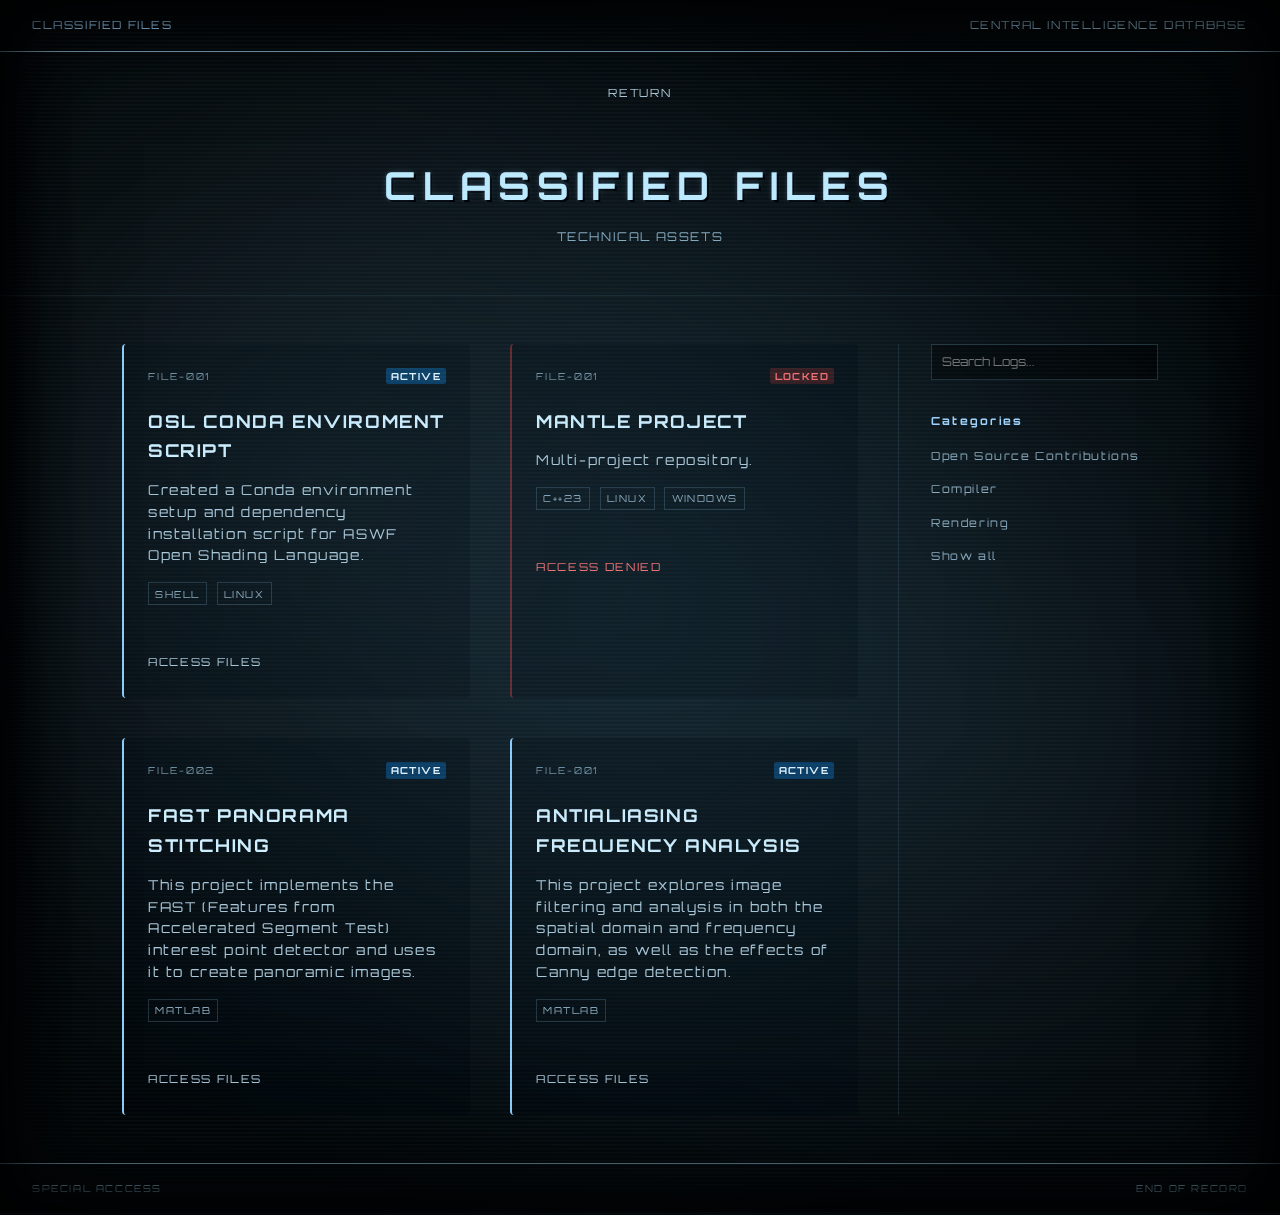
<file: classifiedfiles.html>
<!DOCTYPE html>
<html lang="en">
<head>
  <meta charset="UTF-8" />
  <title>CLASSIFIED FILES</title>
  <meta name="viewport" content="width=device-width, initial-scale=1" />

  <link href="https://fonts.googleapis.com/css2?family=Orbitron:wght@400;600&display=swap" rel="stylesheet">
  <link rel="stylesheet" href="css/classifiedfiles.css">
</head>

<body>

  <!-- ENVIRONMENT -->
  <div class="noise"></div>
  <div class="crt-bezel"></div>
  <div class="sync-line"></div>
  <div class="scanlines"></div>
  <div class="atmosphere"></div>

  <!-- TOP BAR -->
  <header class="top-bar">
    <span class="status">CLASSIFIED FILES</span>
    <span class="location">CENTRAL INTELLIGENCE DATABASE</span>
  </header>

  <!-- HERO -->
  <header class="hero">
    <a href="index.html" class="return-link link-style-small glitch glitch-in" data-text="RETURN">RETURN</a>

    <div class="hero-inner">
      <h2 class="title glitch-in">CLASSIFIED FILES</h2>
      <p class="glitch-in">Technical Assets</p>
    </div>
  </header>

  <!-- FILE LIST -->
  <main class="files">
    <section class="content card-grid">

      <article class="file-card glitch-in" data-title="Osl CI Build" data-tags="contributions">
        <div class="file-card-header">
          <span class="file-id glitch-in">FILE-001</span>
          <span class="tag-active glitch-in">ACTIVE</span>
        </div>

        <h3 class="glitch-in">OSL CONDA ENVIROMENT SCRIPT</h3>

        <p class="glitch-in">
          Created a Conda environment setup and dependency installation script for ASWF Open Shading Language.
        </p>

        <div class="file-card-meta">
          <span class="glitch-in">SHELL</span>
          <span class="glitch-in">LINUX</span>
        </div>

        <a 
          href="https://github.com/AcademySoftwareFoundation/OpenShadingLanguage/pull/2023#event-22299094378" 
          class="link-style-small glitch glitch-in">
          ACCESS FILES
        </a>
      </article>

      <!-- <article class="file-card glitch-in" data-title="Vulkron" data-tags="rendering">
        <div class="file-card-header">
          <span class="file-id glitch-in">FILE-003</span>
          <span class="tag-active glitch-in">ACTIVE</span>
        </div>

        <h3 class="glitch-in">VULKRON</h3>

        <p class="glitch-in">
          Vulkron is a cross-platform Vulkan renderer using Slang and a custom platform backend.
        </p>

        <div class="file-card-meta">
          <span class="glitch-in">VULKAN</span>
          <span class="glitch-in">SLANG</span>
          <span class="glitch-in">C++23</span>
          <span class="glitch-in">SHELL</span>
          <span class="glitch-in">CMAKE</span>
          <span class="glitch-in">RENDERDOC</span>
          <span class="glitch-in">WINDOWS 10</span>
          <span class="glitch-in">LINUX</span>
        </div>

        <a 
          href="https://github.com/bisqottii/Vulkron" 
          class="link-style-small glitch glitch-in">
          ACCESS FILES
        </a>
      </article> -->

      <article class="file-card glitch-in locked" data-title="Mantle Project" data-tags="compiler rendering">
        <div class="file-card-header">
          <span class="file-id glitch-in">FILE-001</span>
          <span class="tag-locked glitch-in">LOCKED</span>
        </div>

        <h3 class="glitch-in">MANTLE PROJECT</h3>

        <p class="glitch-in">
          Multi-project repository.
        </p>

        <div class="file-card-meta">
          <span class="glitch-in">C++23</span>
          <span class="glitch-in">LINUX</span>
          <span class="glitch-in">WINDOWS</span>
        </div>

        <a class="link-style-small disabled glitch-in">ACCESS DENIED</a>
      </article>

      <article class="file-card glitch-in" data-title="FAST Panorama Stitching" data-tags="rendering">
        <div class="file-card-header">
          <span class="file-id glitch-in">FILE-002</span>
          <span class="tag-active glitch-in">ACTIVE</span>
        </div>

        <h3 class="glitch-in">FAST PANORAMA STITCHING</h3>

        <p class="glitch-in">
          This project implements the FAST (Features from Accelerated Segment Test) 
          interest point detector and uses it to create panoramic images.
        </p>

        <div class="file-card-meta">
          <span class="glitch-in">MATLAB</span>
        </div>

        <a 
          href="https://github.com/bisqottii/FAST-Panorama-Stitching" 
          class="link-style-small glitch glitch-in">
          ACCESS FILES
        </a>
      </article>

      <article class="file-card glitch-in" data-title="Antialiasing Frequency Analysis" data-tags="rendering">
        <div class="file-card-header">
          <span class="file-id glitch-in">FILE-001</span>
          <span class="tag-active glitch-in">ACTIVE</span>
        </div>

        <h3 class="glitch-in">ANTIALIASING FREQUENCY ANALYSIS</h3>

        <p class="glitch-in">
          This project explores image filtering and analysis in both the 
          spatial domain and frequency domain, as well as the effects 
          of Canny edge detection.
        </p>

        <div class="file-card-meta">
          <span class="glitch-in">MATLAB</span>
        </div>

        <a 
          href="https://github.com/bisqottii/Antialiasing-Frequency-Analysis" 
          class="link-style-small glitch glitch-in">
          ACCESS FILES
        </a>
      </article>

    </section>

    <aside class="sidebar">
      <input id="searchBox" class="search glitch-in" placeholder="Search Logs..." />

      <h4 class="glitch-in">Categories</h4>
      <ul class="search-tags">
        <li class="glitch-in"><a href="#" data-tag="contributions">Open Source Contributions</a></li>
        <li class="glitch-in"><a href="#" data-tag="compiler">Compiler</a></li>
        <li class="glitch-in"><a href="#" data-tag="rendering">Rendering</a></li>
        <li class="glitch-in"><a href="#" data-tag="all">Show all</a></li>
      </ul>
    </aside>

  </main>

  <!-- FOOTER -->
  <footer class="footer">
    <span>SPECIAL ACCCESS</span>
    <span>END OF RECORD</span>
  </footer>

</body>

<script src="js/generaleffects.js"></script>
<script src="js/glitchin.js"></script>
<script src="js/search.js"></script>

</html>
</file>
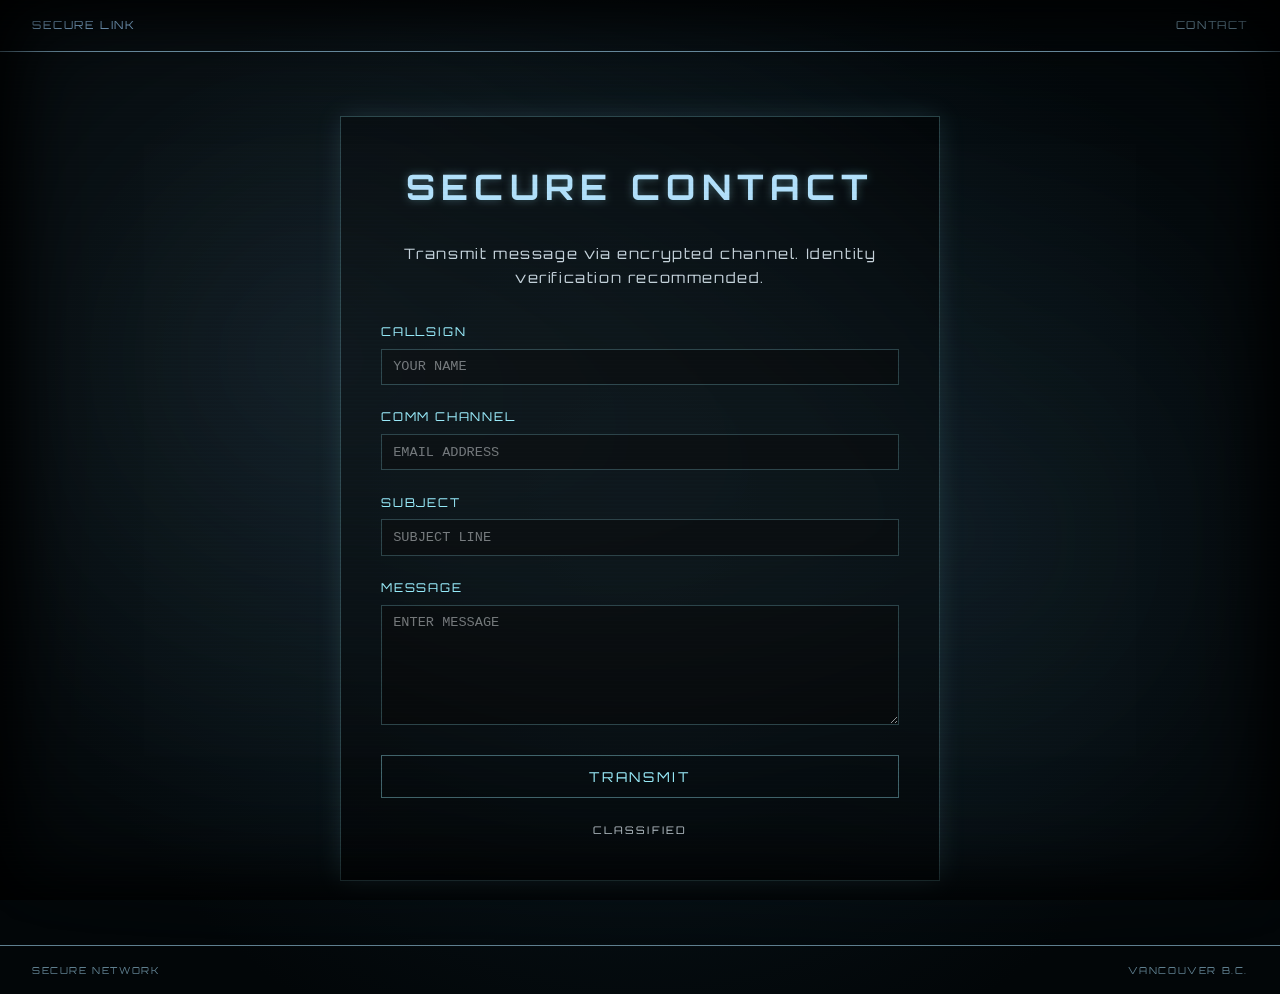
<file: contact.html>
<!DOCTYPE html>
<html lang="en">
<head>
    <meta charset="UTF-8" />
    <title>SECURE CONTACT</title>
    <meta name="viewport" content="width=device-width, initial-scale=1" />

    <link href="https://fonts.googleapis.com/css2?family=Orbitron:wght@400;600&display=swap" rel="stylesheet">
    <link rel="stylesheet" href="css/contact.css" />

</head>
<body>
    <div class="noise"></div>
    <div class="crt-bezel"></div>
    <div class="sync-line"></div>
    <div class="scanlines"></div>
    <div class="atmosphere"></div>

    <!-- Header -->
    <header class="top-bar">
        <span class="status">SECURE LINK</span>
        <span class="location">CONTACT</span>
    </header>

    <!-- Contact -->
    <div class="contact-wrapper glitch-in">
        <div class="contact-panel">
        <h1 class="title glitch-in">SECURE CONTACT</h1>
        <p class="glitch-in">Transmit message via encrypted channel. Identity verification recommended.</p>

        <form id="contact-form" autocomplete="off">
            <label class="glitch-in" for="name">CALLSIGN</label>
            <input class="glitch-in" id="name" type="text" placeholder="YOUR NAME" required />

            <label class="glitch-in" for="email">COMM CHANNEL</label>
            <input class="glitch-in" id="email" type="email" placeholder="EMAIL ADDRESS" required />

            <label class="glitch-in" for="subject">SUBJECT</label>
            <input class="glitch-in" id="subject" type="text" placeholder="SUBJECT LINE" required />

            <label class="glitch-in" for="message">MESSAGE</label>
            <textarea class="glitch-in" id="message" placeholder="ENTER MESSAGE" required></textarea>

            <button class="glitch-in" type="submit">TRANSMIT</button>
        </form>

        <div class="contact-footer glitch-in">CLASSIFIED</div>
        </div>
    </div>

    <!-- Footer -->
    <footer class="footer">
        <span>SECURE NETWORK</span>
        <span>VANCOUVER B.C.</span>
    </footer>

    <script src="js/generaleffects.js"></script>
    <script src="js/pagechange.js"></script>
    <script src="js/contact.js"></script>

    </body>
</html>
</file>
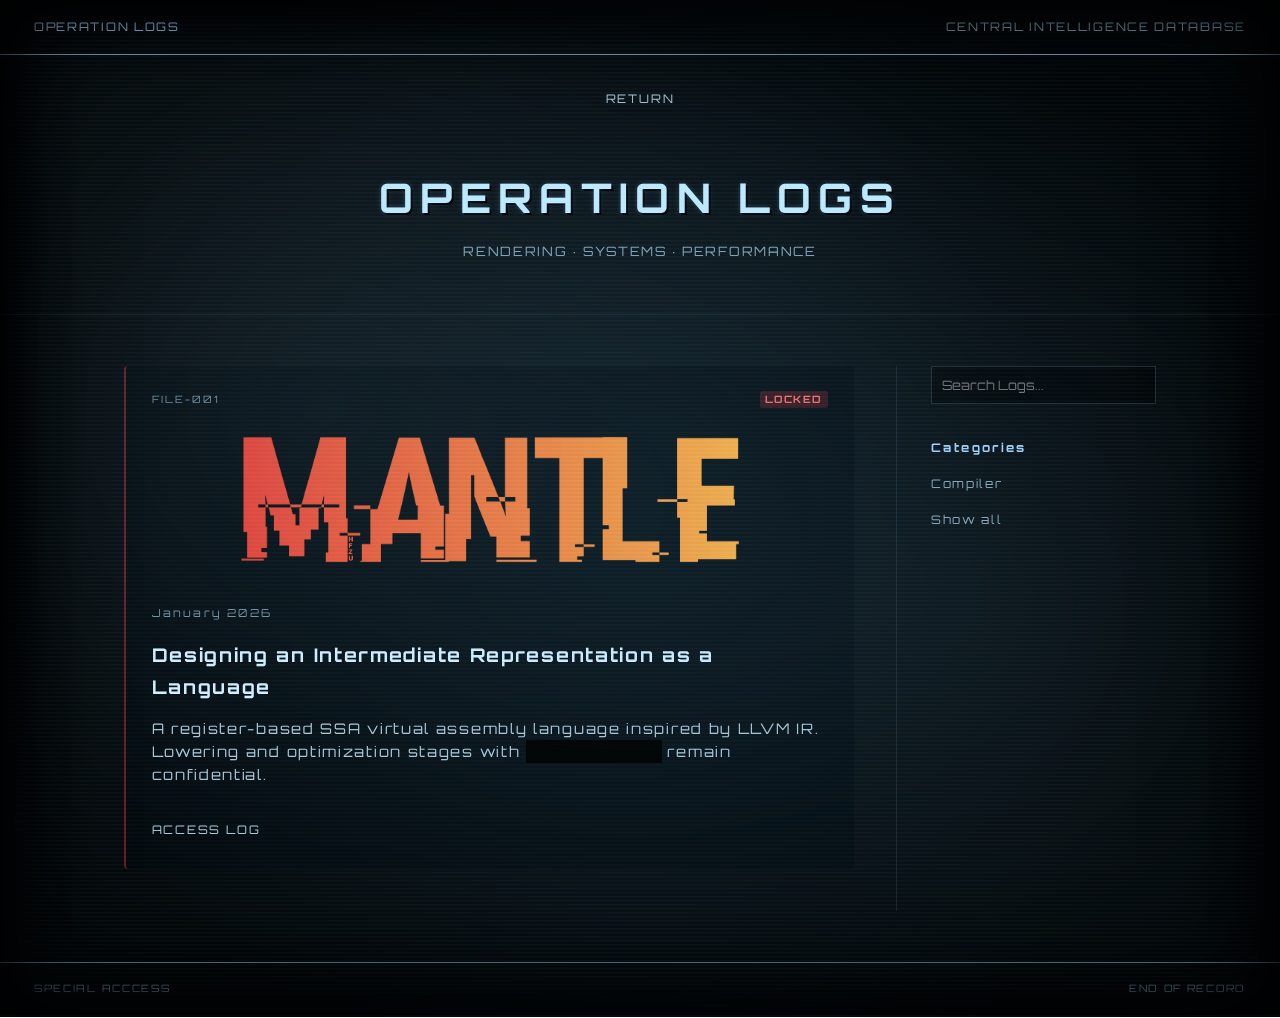
<file: operation-logs.html>
<!DOCTYPE html>
<html lang="en">
  <head>
    <meta charset="UTF-8" />
    <title>OPERATION LOGS</title>
    <meta name="viewport" content="width=device-width, initial-scale=1" />

    <link href="https://fonts.googleapis.com/css2?family=Orbitron:wght@400;600&display=swap" rel="stylesheet">
    <link rel="stylesheet" href="css/operationlogs.css"/>
  </head>

  <body>
    <div class="noise"></div>
    <div class="crt-bezel"></div>
    <div class="sync-line"></div>
    <div class="scanlines"></div>
    <div class="atmosphere"></div>

    <header class="top-bar">
      <span class="status">OPERATION LOGS</span>
      <span class="location">CENTRAL INTELLIGENCE DATABASE</span>
    </header>

    <header class="hero">
      <a href="index.html" class="return-link link-style-small glitch glitch-in" data-text="RETURN">RETURN</a>

      <div class="hero-inner">
        <h2 class="title glitch-in">OPERATION LOGS</h2>
        <p class="glitch-in">Rendering · Systems · Performance</p>
      </div>
    </header>

    <main class="files">
      <section class="content card-grid">

        <!-- ARTICLE 1 -->
        <article class="file-card glitch-in locked"
            data-title="Designing an Intermediate Representation as a Language"
            data-tags="compiler">

          <div class="file-card-header">
            <span class="file-id">FILE-001</span>
            <span class="tag-locked">LOCKED</span>
          </div>
          
          <!-- Banner -->
          <img src="assets/file-1.png" class="file-banner" alt="IR diagram">
          
          <!-- Title -->
          <time datetime="2026-01-22">January 2026</time>
          <h3>
            Designing an Intermediate Representation as a Language
          </h3>

          <!-- Description -->
          <p>
            A register-based SSA virtual assembly language inspired by LLVM IR.
            Lowering and optimization stages with <span class="redacted">[REDACTED]</span> 
            remain confidential.
          </p>

          <!-- Access link -->
          <span class="glitch glitch-in">
            <a href="operation-logs/file-1.html" class="link-style-small">ACCESS LOG</a>
          </span>
          <!-- <div class="transmission-break">TRANSMISSION INTERRUPTED</div> -->
        </article>
        
      </section>

      <aside class="sidebar">
        <input id="searchBox" class="search glitch-in" placeholder="Search Logs..." />

        <h4 class="glitch-in">Categories</h4>
        <ul class="search-tags">
          <li class="glitch-in"><a href="#" data-tag="compiler">Compiler</a></li>
          <li class="glitch-in"><a href="#" data-tag="all">Show all</a></li>
        </ul>
      </aside>
    </main>

    <footer class="footer">
      <span>SPECIAL ACCCESS</span>
      <span>END OF RECORD</span>
    </footer>

    <script src="js/search.js"></script>
    <script src="js/generaleffects.js"></script>
    <script src="js/glitchin.js"></script>

  </body>
</html>
</file>
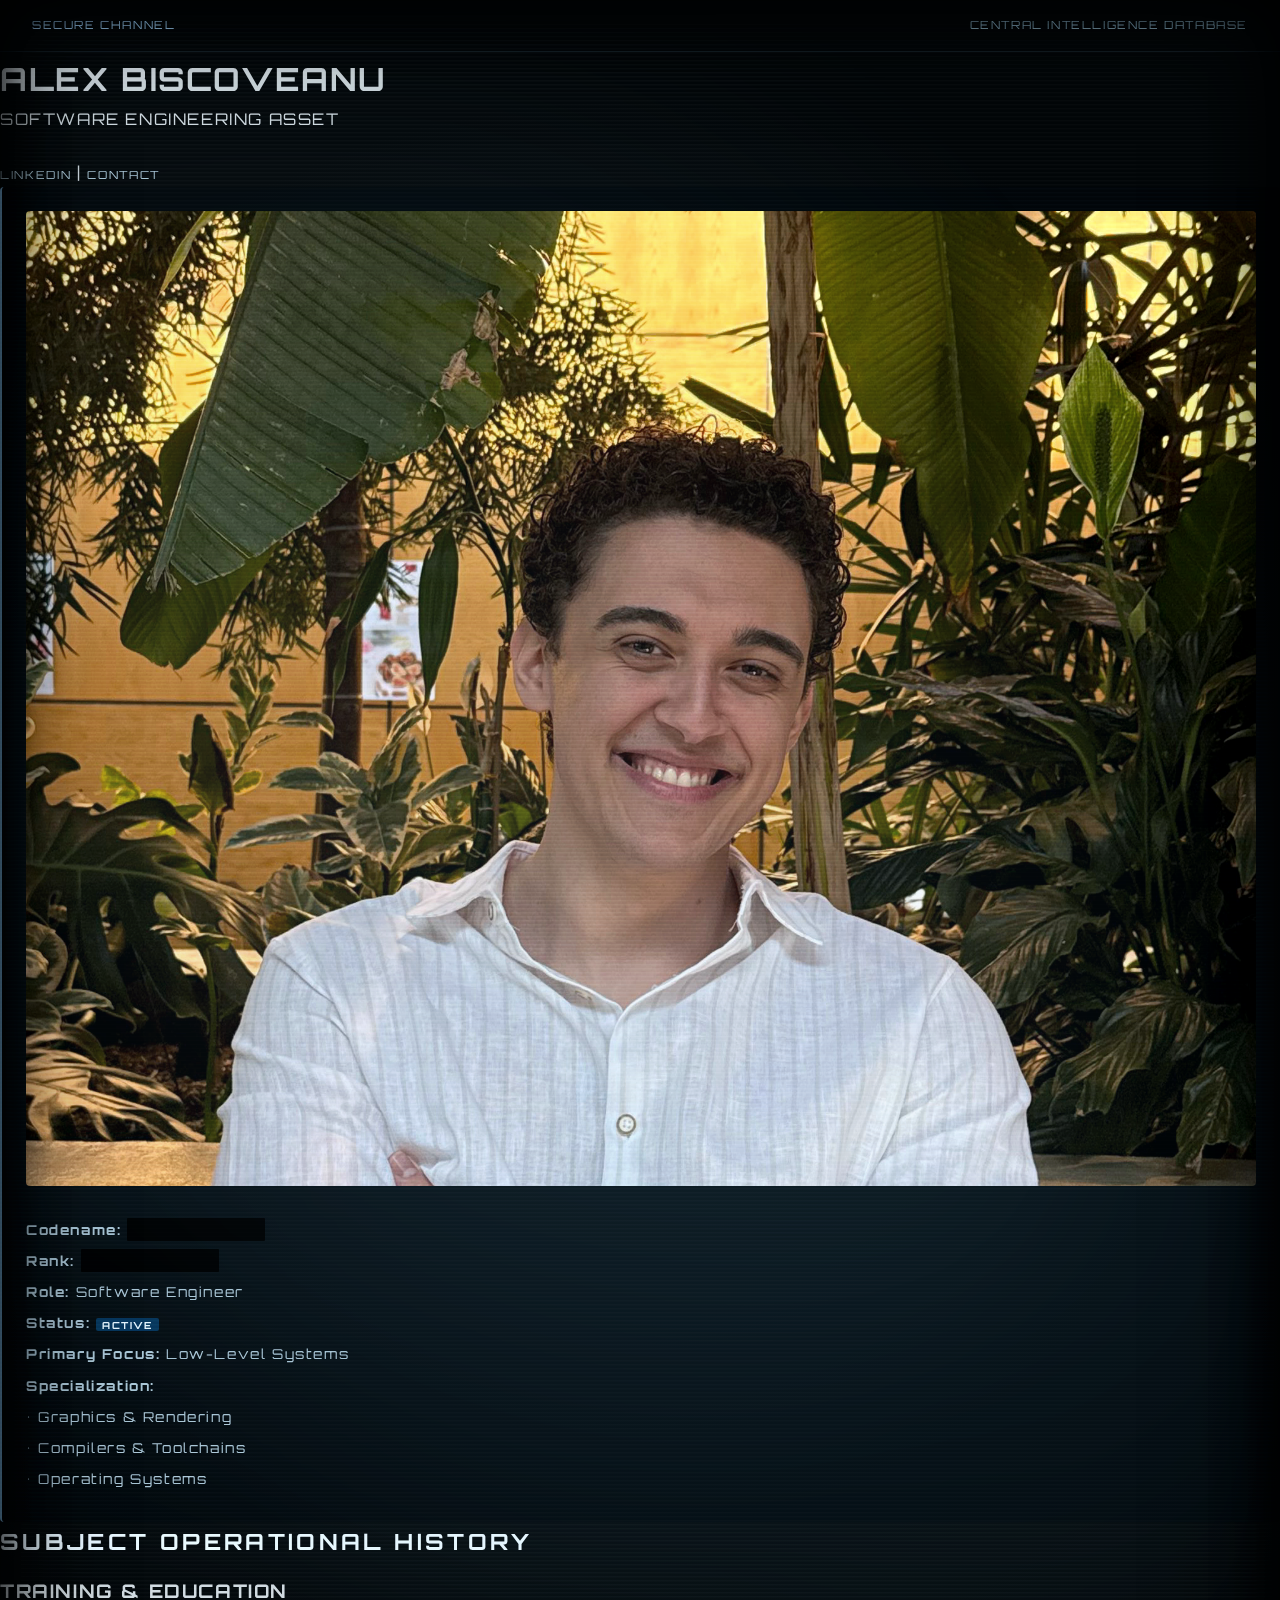
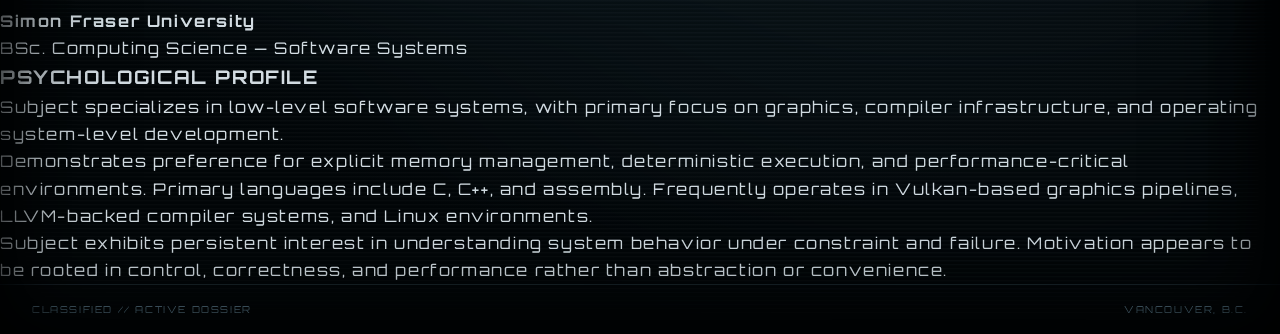
<file: profile.html>
<!DOCTYPE html>
<html lang="en">
<head>
  <meta charset="UTF-8">
  <title>AGENT DATABASE | ALEX BISCOVEANU</title>
  <meta name="viewport" content="width=device-width, initial-scale=1.0">

  <link href="https://fonts.googleapis.com/css2?family=Orbitron:wght@400;600&display=swap" rel="stylesheet">

  <link rel="stylesheet" href="css/profile.css">
</head>

<body>

  <!-- ENVIRONMENT / CRT EFFECTS -->
  <div class="noise"></div>
  <div class="crt-bezel"></div>
  <div class="sync-line"></div>
  <div class="scanlines"></div>
  <div class="atmosphere"></div>

  <!-- TOP BAR -->
  <header class="top-bar">
    <span class="status">SECURE CHANNEL</span>
    <span class="location">CENTRAL INTELLIGENCE DATABASE</span>
  </header>

  <!-- HERO -->
  <header class="hero">
    <div class="hero-inner">
      <h1 class="title glitch-in">ALEX BISCOVEANU</h1>
      <p class="glitch glitch-in">SOFTWARE ENGINEERING ASSET</p>

      <span class="glitch glitch-in">
        <a href="https://www.linkedin.com/in/alex-biscoveanu-1048221aa/" class="link-style-small">LINKEDIN</a>
      </span>
      <span class="glitch glitch-in">|</span>
      <span class="glitch glitch-in">
        <a href="contact.html" class="link-style-small">CONTACT</a>
      </span>
    </div>
  </header>

  <main class="files">

    <!-- LEFT COLUMN -->
    <section class="profile-card glitch-in">
      <div class="profile-photo glitch-in">
        <img src="../assets/avatar.jpg" alt="Alex Biscoveanu">
      </div>

      <div class="profile-details">
        <p class="glitch-in"><strong>Codename:</strong> <span class="redacted">[CLASSIFIED]</span></p>
        <p class="glitch-in"><strong>Rank:</strong> <span class="redacted">[CLASSIFIED]</span></p>
        <p class="glitch-in"><strong>Role:</strong> Software Engineer</p>
        <p class="glitch-in"><strong>Status:</strong> <span class="tag-active">ACTIVE</span></p>
        <p class="glitch-in"><strong>Primary Focus:</strong> Low-Level Systems</p>
        <p class="glitch-in"><strong>Specialization:</strong></p>
        <p class="glitch-in">• Graphics & Rendering</p>
        <p class="glitch-in">• Compilers & Toolchains</p>
        <p class="glitch-in">• Operating Systems</p>
      </div>
    </section>

    <!-- RIGHT COLUMN -->
    <section class="activity-log">
      <h2 class="glitch-in">SUBJECT OPERATIONAL HISTORY</h2>

      <!-- EDUCATION -->
      <article class="file-card glitch-in">
        <h3 class="glitch-in">TRAINING & EDUCATION</h3>
        <p class="glitch-in"><strong>Simon Fraser University</strong></p>
        <p class="glitch-in">BSc. Computing Science — Software Systems</p>
      </article>

      <!-- ABOUT / PSYCHOLOGICAL PROFILE -->
      <article class="file-card glitch-in">
        <h3 class="glitch-in">PSYCHOLOGICAL PROFILE</h3>
        <p class="glitch-in">
          Subject specializes in low-level software systems, with primary focus on 
          graphics, compiler infrastructure, and operating system-level development.
        </p>
        <p class="glitch-in">
          Demonstrates preference for explicit memory management, deterministic execution,
          and performance-critical environments. Primary languages include C, C++, and
          assembly. Frequently operates in Vulkan-based graphics pipelines, LLVM-backed
          compiler systems, and Linux environments.
        </p>
        <p class="glitch-in">
          Subject exhibits persistent interest in understanding system behavior under
          constraint and failure. Motivation appears to be rooted in control, correctness,
          and performance rather than abstraction or convenience.
        </p>
      </article>
    </section>
  </main>

  <footer class="footer">
    <span>CLASSIFIED // ACTIVE DOSSIER</span>
    <span>VANCOUVER, B.C.</span>
  </footer>

</body>

<script src="js/generaleffects.js"></script>
<script src="js/pagechange.js"></script>

</html>
</file>
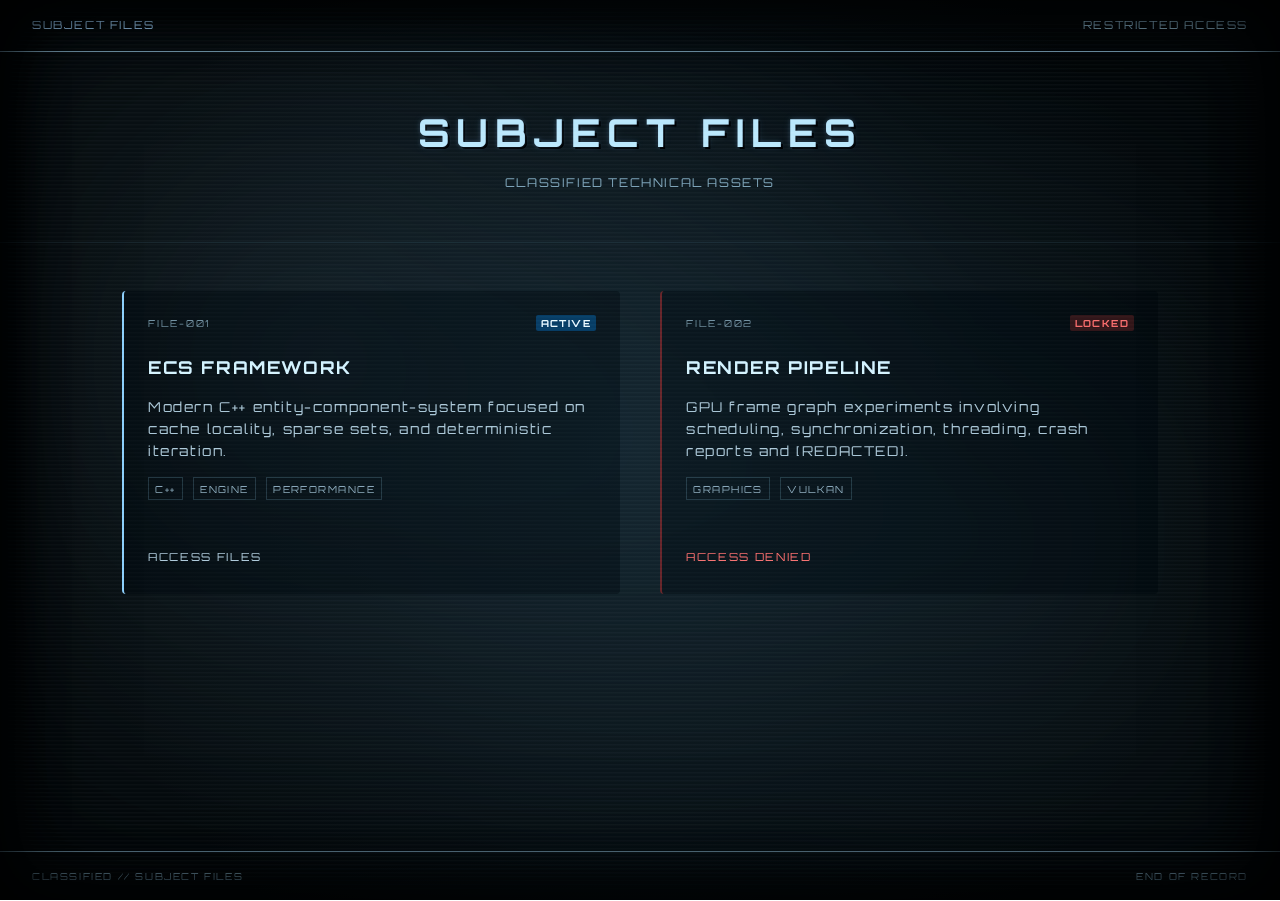
<file: subjectfiles.html>
<!DOCTYPE html>
<html lang="en">
<head>
  <meta charset="UTF-8" />
  <title>SUBJECT FILES</title>
  <meta name="viewport" content="width=device-width, initial-scale=1" />

  <link href="https://fonts.googleapis.com/css2?family=Orbitron:wght@400;600&display=swap" rel="stylesheet">
  <link rel="stylesheet" href="css/subjectfiles.css">
</head>

<body>

  <!-- ENVIRONMENT -->
  <div class="noise"></div>
  <div class="crt-bezel"></div>
  <div class="sync-line"></div>
  <div class="scanlines"></div>
  <div class="atmosphere"></div>

  <!-- TOP BAR -->
  <header class="top-bar">
    <span class="status">SUBJECT FILES</span>
    <span class="location">RESTRICTED ACCESS</span>
  </header>

  <!-- HERO -->
  <header class="hero">
    <div class="hero-inner">
      <h2 class="title glitch-in">SUBJECT FILES</h2>
      <p class="glitch-in">Classified Technical Assets</p>
    </div>
  </header>

  <!-- FILE LIST -->
  <main class="files">

    <article class="file-card glitch-in">
      <div class="file-card-header">
        <span class="file-id glitch-in">FILE-001</span>
        <span class="tag-active glitch-in">ACTIVE</span>
      </div>

      <h3 class="glitch-in">ECS FRAMEWORK</h3>

      <p class="glitch-in">
        Modern C++ entity-component-system focused on cache locality,
        sparse sets, and deterministic iteration.
      </p>

      <div class="file-card-meta">
        <span class="glitch-in">C++</span>
        <span class="glitch-in">ENGINE</span>
        <span class="glitch-in">PERFORMANCE</span>
      </div>

      <a href="https://github.com/yourname/ecs-project" class="link-style-small glitch glitch-in">ACCESS FILES</a>
      
    </article>

    <article class="file-card glitch-in locked">
      <div class="file-card-header">
        <span class="file-id glitch-in">FILE-002</span>
        <span class="tag-locked glitch-in">LOCKED</span>
      </div>

      <h3 class="glitch-in">RENDER PIPELINE</h3>

      <p class="glitch-in">
        GPU frame graph experiments involving scheduling,
        synchronization, threading, crash reports and <span class="redacted">[REDACTED]</span>.
      </p>

      <div class="file-card-meta">
        <span class="glitch-in">GRAPHICS</span>
        <span class="glitch-in">VULKAN</span>
      </div>

      <a class="link-style-small disabled glitch-in">ACCESS DENIED</a>

    </article>

  </main>

  <!-- FOOTER -->
  <footer class="footer">
    <span>CLASSIFIED // SUBJECT FILES</span>
    <span>END OF RECORD</span>
  </footer>

</body>

<script src="js/generaleffects.js"></script>
<script src="js/pagechange.js"></script>

</html>
</file>
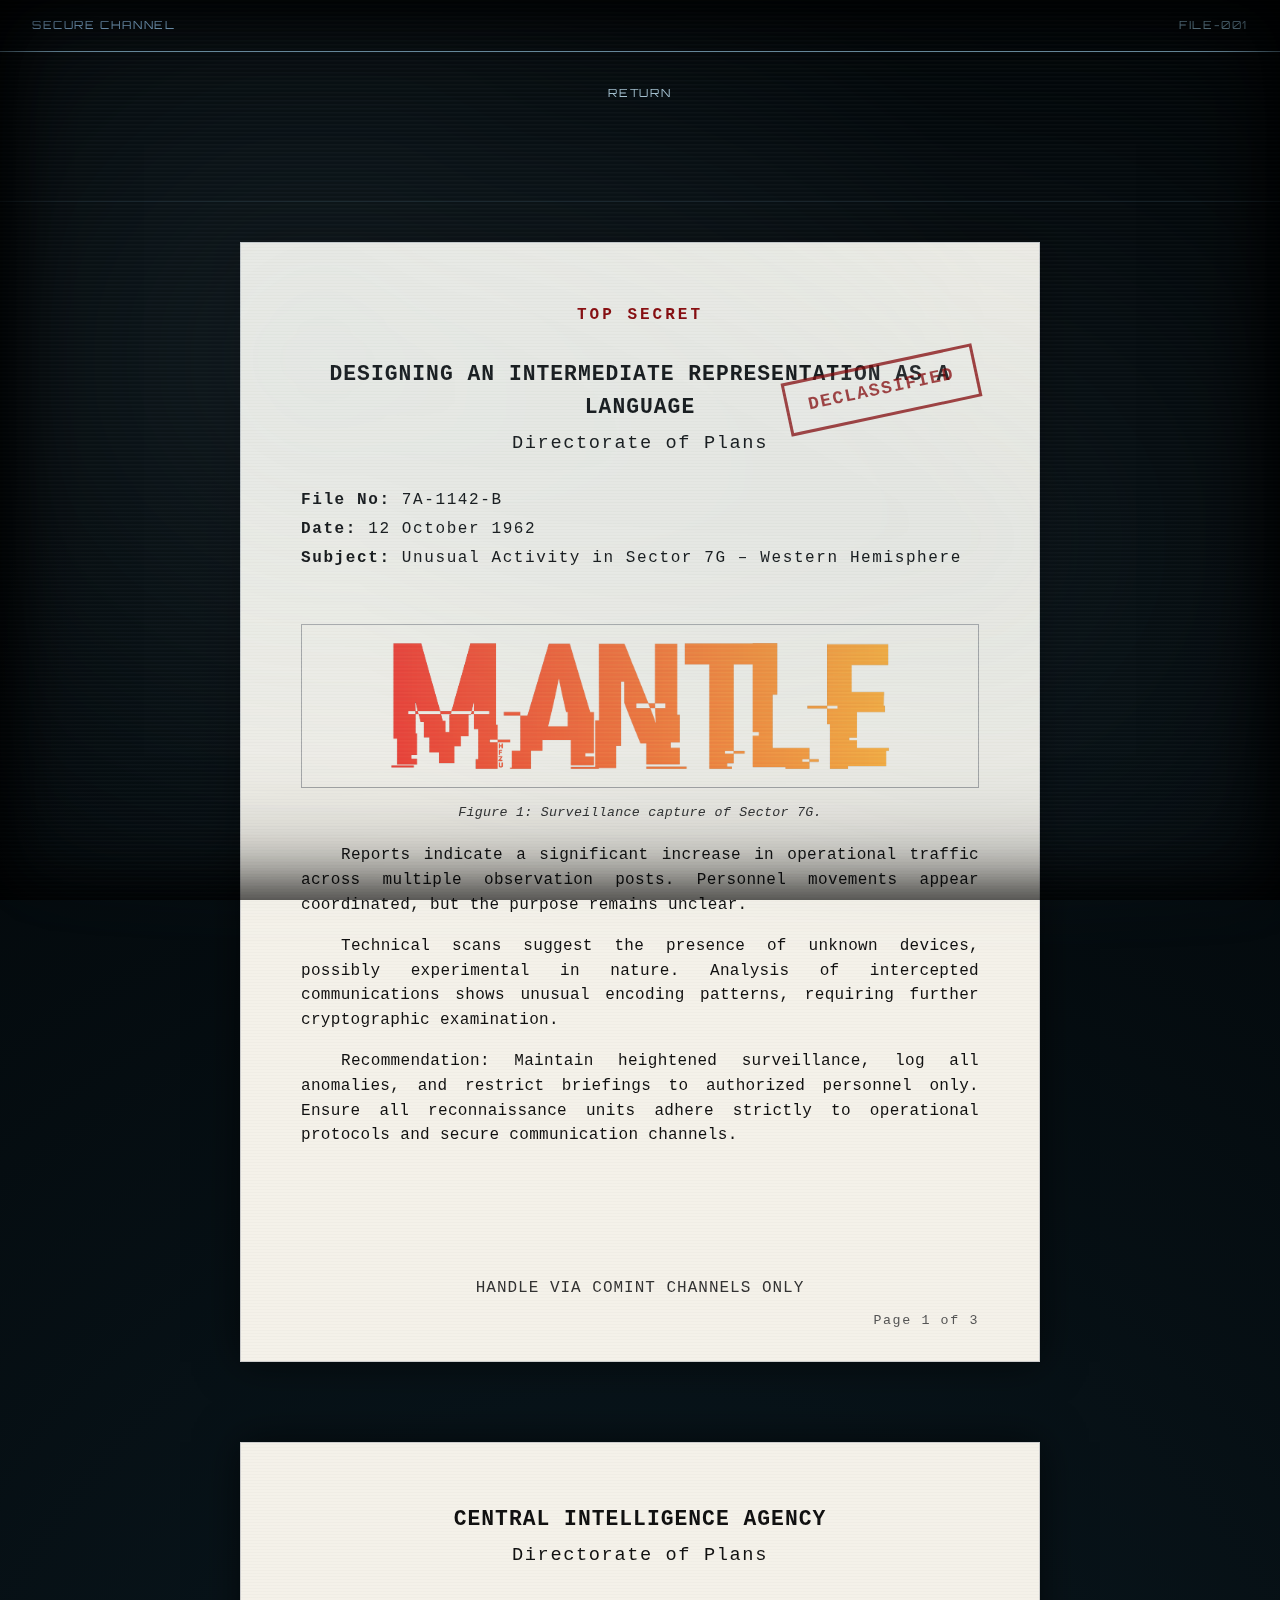
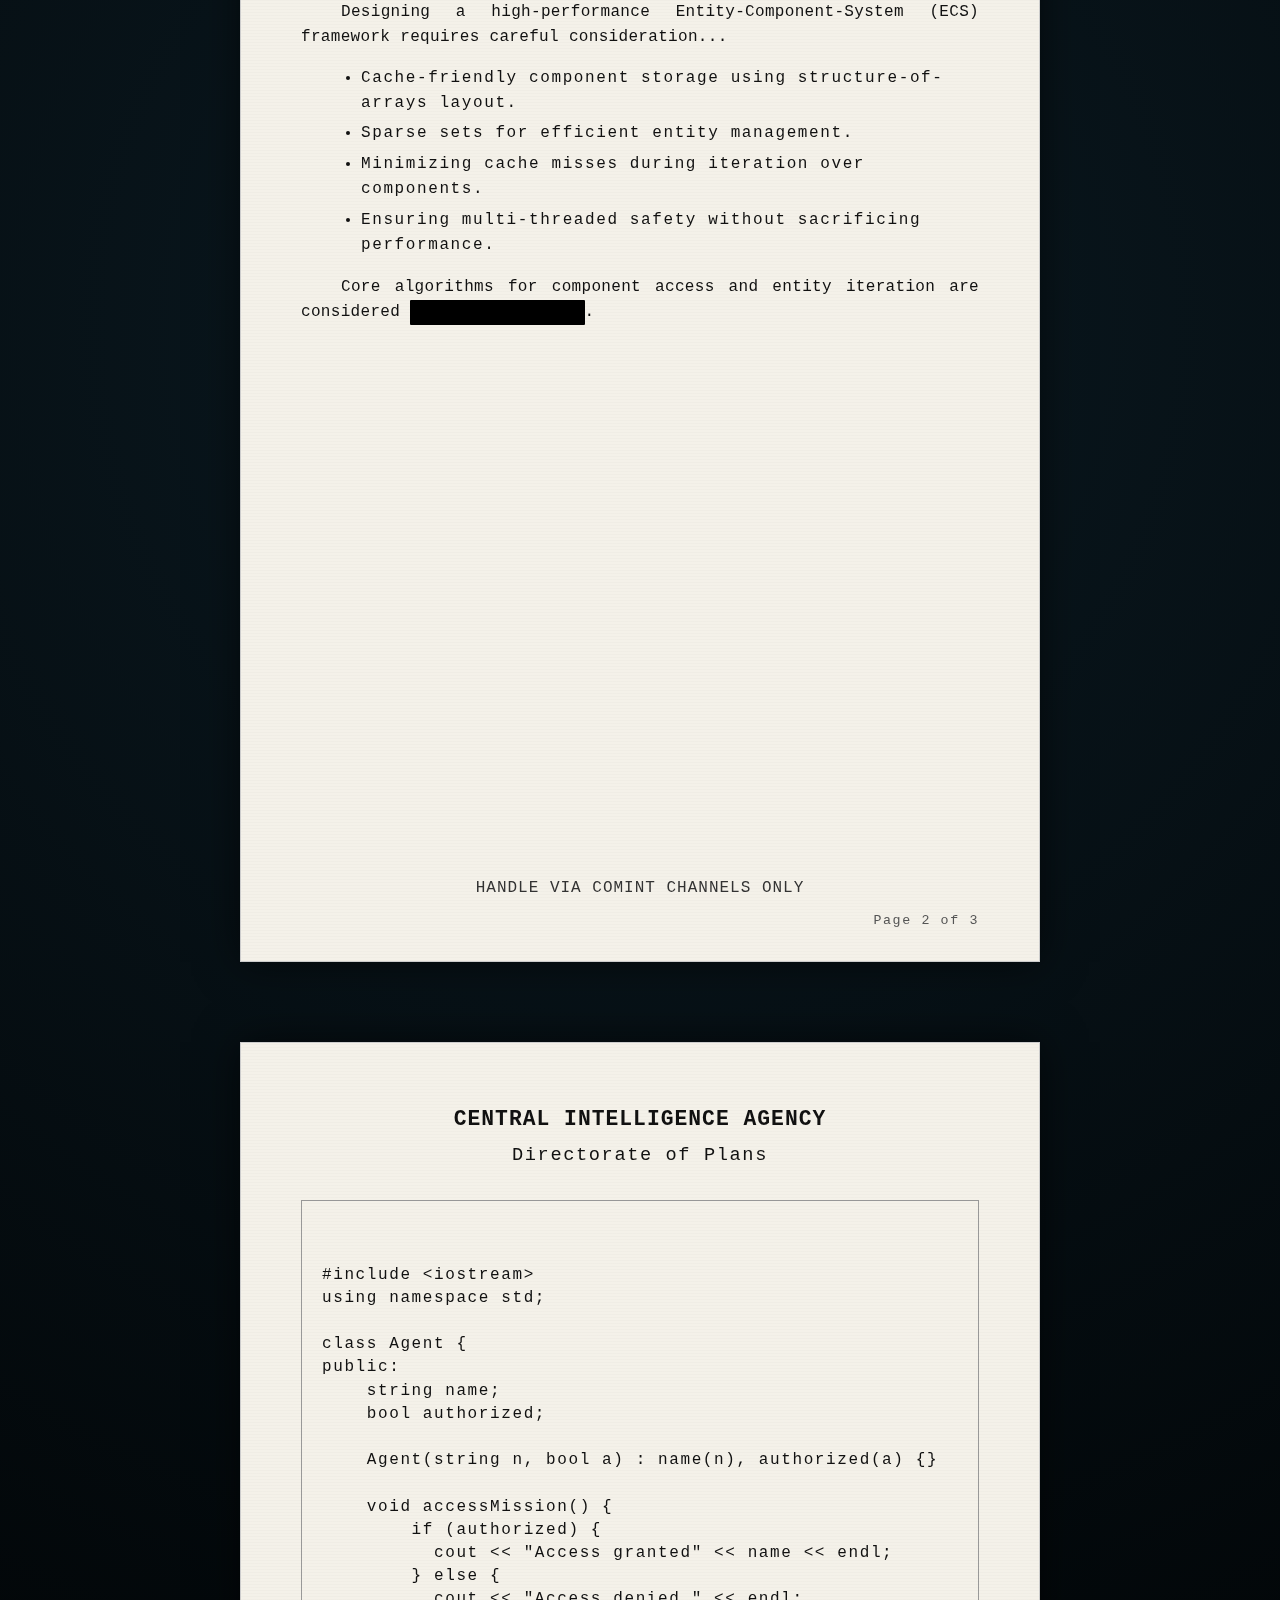
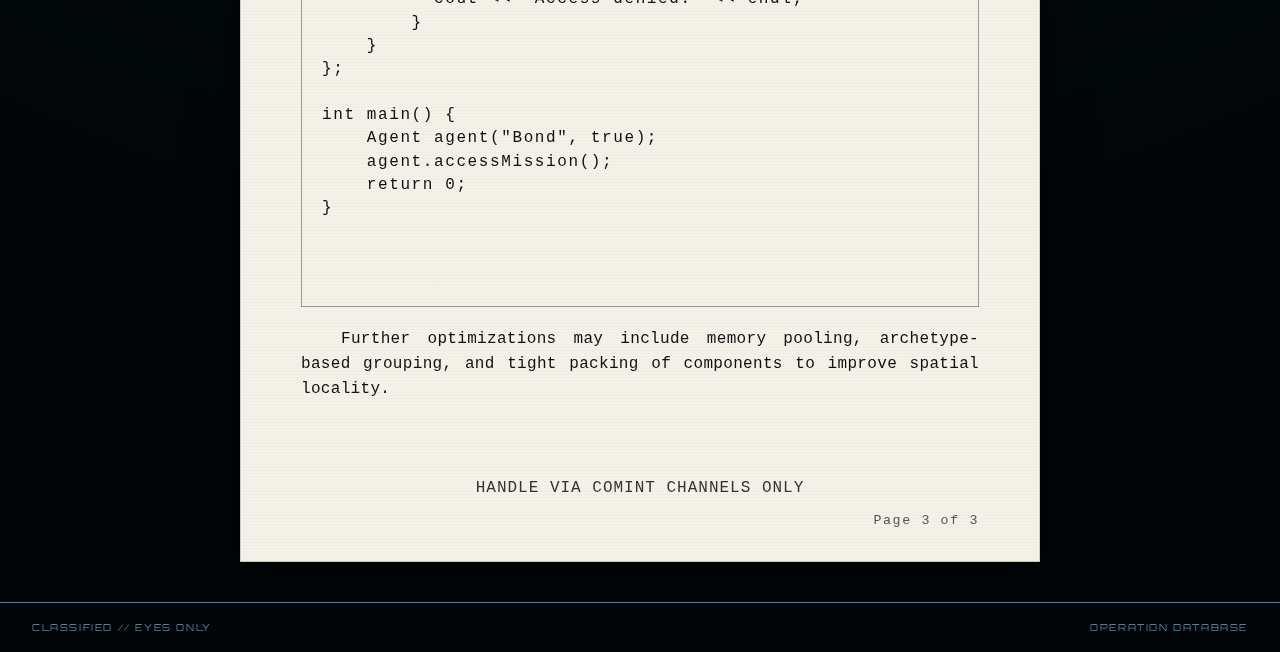
<file: operation-logs/file-1.html>
<!DOCTYPE html>
<html lang="en">
<head>
  <meta charset="UTF-8" />
  <title>FILE-001</title>
  <meta name="viewport" content="width=device-width, initial-scale=1" />

  <link href="https://fonts.googleapis.com/css2?family=Orbitron:wght@400;600&display=swap" rel="stylesheet">
  <link rel="stylesheet" href="../../css/logs.css"/>
</head>

<body>
  <!-- LAYERS -->
  <div class="noise"></div>
  <div class="crt-bezel"></div>
  <div class="sync-line"></div>
  <div class="scanlines"></div>
  <div class="atmosphere"></div>

  <header class="top-bar">
    <span class="status">SECURE CHANNEL</span>
    <span class="location">FILE-001</span>
  </header>

  <header class="hero">
    <a href="../../operation-logs.html" class="return-link link-style-small glitch glitch-in" data-text="RETURN">RETURN</a>
    <div class="hero-inner"></div>
  </header>

  <!-- Page 1 -->
  <div class="page glitch-in">
    <div class="classification top-secret">TOP SECRET</div>
    <div class="stamp">DECLASSIFIED</div>
    
    <div class="header">
      <h1>Designing an Intermediate Representation as a Language</h1>
      <h2>Directorate of Plans</h2>
    </div>

    <div class="meta">
      <div><strong>File No:</strong> 7A-1142-B</div>
      <div><strong>Date:</strong> 12 October 1962</div>
      <div><strong>Subject:</strong> Unusual Activity in Sector 7G – Western Hemisphere</div>
    </div>

    <div class="content">
      
      <div class="memo-image">
        <img src="../../assets/file-1.png" alt="Perimeter surveillance photo">
        <div class="caption">Figure 1: Surveillance capture of Sector 7G.</div>
      </div>

      <p>
        Reports indicate a significant increase in operational traffic 
        across multiple observation posts. Personnel movements appear 
        coordinated, but the purpose remains unclear.
      </p>
      
      <p>
        Technical scans suggest the presence of unknown devices, 
        possibly experimental in nature. Analysis of intercepted 
        communications shows unusual encoding patterns, requiring 
        further cryptographic examination.
      </p>
      
      <p>
        Recommendation: Maintain heightened surveillance, log all
        anomalies, and restrict briefings to authorized personnel
        only. Ensure all reconnaissance units adhere strictly to
        operational protocols and secure communication channels.
      </p>
    </div>

    <footer class="doc-footer">
      <span>HANDLE VIA COMINT CHANNELS ONLY</span>
    </footer>
    <div class="page-number">Page 1 of 3</div>
  </div>

  <!-- Page 2 -->
  <div class="page glitch-in">
    <div class="header">
      <h1>Central Intelligence Agency</h1>
      <h2>Directorate of Plans</h2>
    </div>

    <div class="content">
      <p>Designing a high-performance Entity-Component-System (ECS) framework requires careful consideration...</p>
      <ul>
        <li>Cache-friendly component storage using structure-of-arrays layout.</li>
        <li>Sparse sets for efficient entity management.</li>
        <li>Minimizing cache misses during iteration over components.</li>
        <li>Ensuring multi-threaded safety without sacrificing performance.</li>
      </ul>
      <p>Core algorithms for component access and entity iteration are considered <span class="redacted">[REDACTED]</span>.</p>
    </div>

    <footer class="doc-footer">
      <span>HANDLE VIA COMINT CHANNELS ONLY</span>
    </footer>
    <div class="page-number">Page 2 of 3</div>
  </div>

  <!-- Page 3 -->
  <div class="page glitch-in">
    <div class="header">
      <h1>Central Intelligence Agency</h1>
      <h2>Directorate of Plans</h2>
    </div>

    <div class="content">
      <div class="code-block">
        <pre><code>#include &lt;iostream&gt;
using namespace std;

class Agent {
public:
    string name;
    bool authorized;

    Agent(string n, bool a) : name(n), authorized(a) {}

    void accessMission() {
        if (authorized) {
          cout &lt;&lt; "Access granted" &lt;&lt; name &lt;&lt; endl;
        } else {
          cout &lt;&lt; "Access denied." &lt;&lt; endl;
        }
    }
};

int main() {
    Agent agent("Bond", true);
    agent.accessMission();
    return 0;
}
        </code></pre>
      </div>

      <p>Further optimizations may include memory pooling, archetype-based grouping, and tight packing of components to improve spatial locality.</p>
    </div>

    <footer class="doc-footer">
      <span>HANDLE VIA COMINT CHANNELS ONLY</span>
    </footer>
    <div class="page-number">Page 3 of 3</div>
  </div>

  <footer class="footer">
    <span>CLASSIFIED // EYES ONLY</span>
    <span>OPERATION DATABASE</span>
  </footer>

  <script src="../../js/generaleffects.js"></script>
  <script src="../../js/glitchin.js"></script>

</body>
</html>
</file>
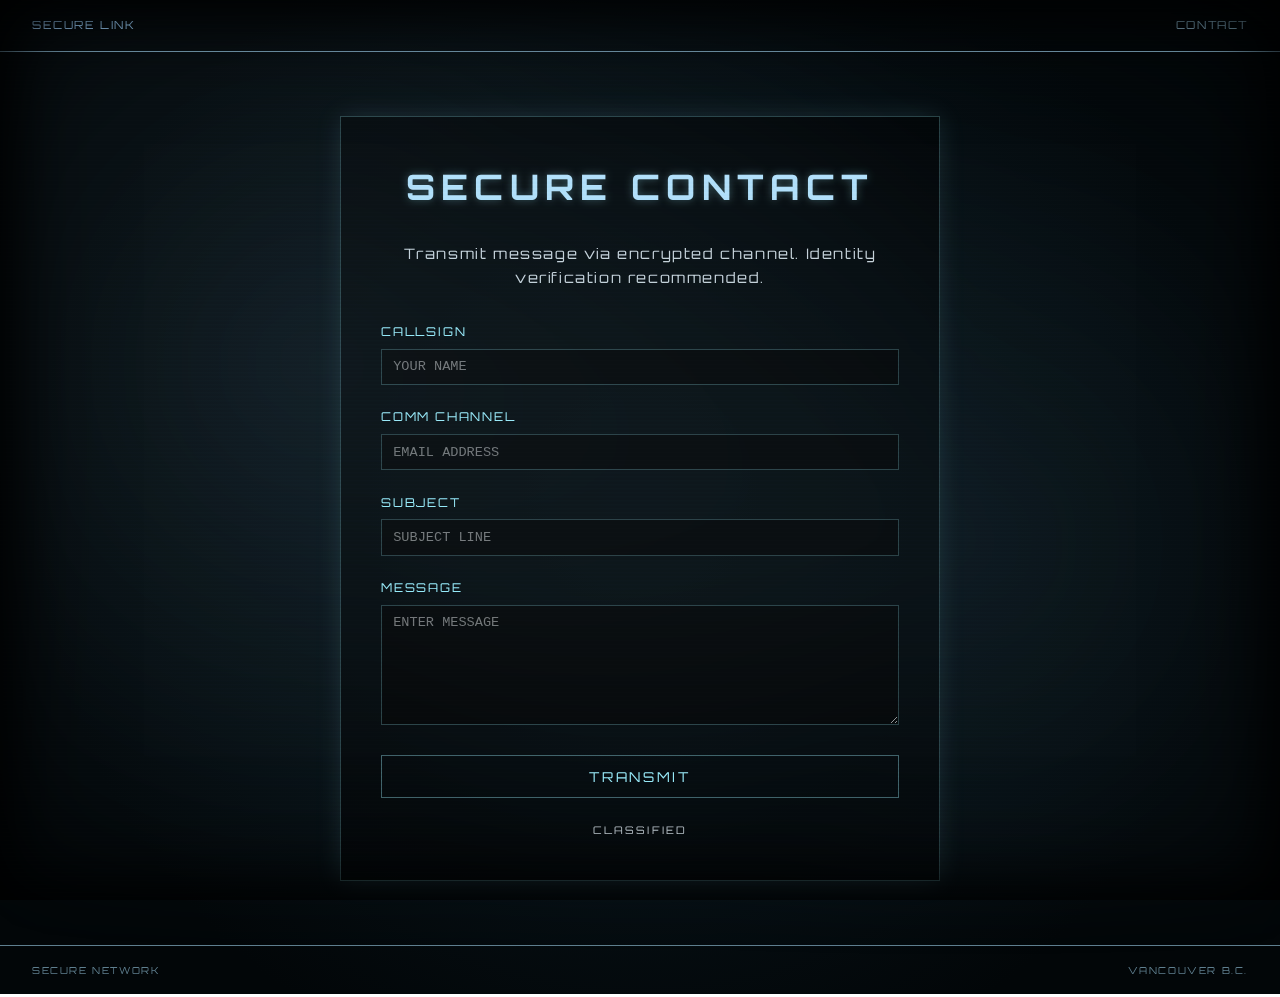
<file: pages/contact.html>
<!DOCTYPE html>
<html lang="en">
<head>
    <meta charset="UTF-8" />
    <title>SECURE CONTACT</title>
    <meta name="viewport" content="width=device-width, initial-scale=1" />

    <link href="https://fonts.googleapis.com/css2?family=Orbitron:wght@400;600&display=swap" rel="stylesheet">
    <link rel="stylesheet" href="../css/contact.css" />

</head>
    <body>

    <div class="noise"></div>
    <div class="crt-bezel"></div>
    <div class="sync-line"></div>
    <div class="scanlines"></div>
    <div class="atmosphere"></div>

    <!-- Header -->
    <header class="top-bar">
        <span class="status">SECURE LINK</span>
        <span class="location">CONTACT</span>
    </header>

    <!-- Contact -->
    <div class="contact-wrapper glitch-in">
        <div class="contact-panel">
        <h1 class="title glitch-in">SECURE CONTACT</h1>
        <p class="glitch-in">Transmit message via encrypted channel. Identity verification recommended.</p>

        <form>
            <label class="glitch-in" for="name">CALLSIGN</label>
            <input class="glitch-in" id="name" type="text" placeholder="YOUR NAME" required />

            <label class="glitch-in" for="email">COMM CHANNEL</label>
            <input class="glitch-in" id="email" type="email" placeholder="EMAIL ADDRESS" required />

            <label class="glitch-in" for="subject">SUBJECT</label>
            <input class="glitch-in" id="subject" type="text" placeholder="SUBJECT LINE" required />

            <label class="glitch-in" for="message">MESSAGE</label>
            <textarea class="glitch-in" id="message" placeholder="ENTER MESSAGE" required></textarea>

            <button class="glitch-in" type="submit">TRANSMIT</button>

        </form>

        <div class="contact-footer glitch-in">CLASSIFIED</div>
        </div>
    </div>

    <!-- Footer -->
    <footer class="footer">
        <span>SECURE NETWORK</span>
        <span>VANCOUVER B.C.</span>
    </footer>

    <script src="../js/generaleffects.js"></script>
    <script src="../js/pagechange.js"></script>

    </body>
</html>
</file>
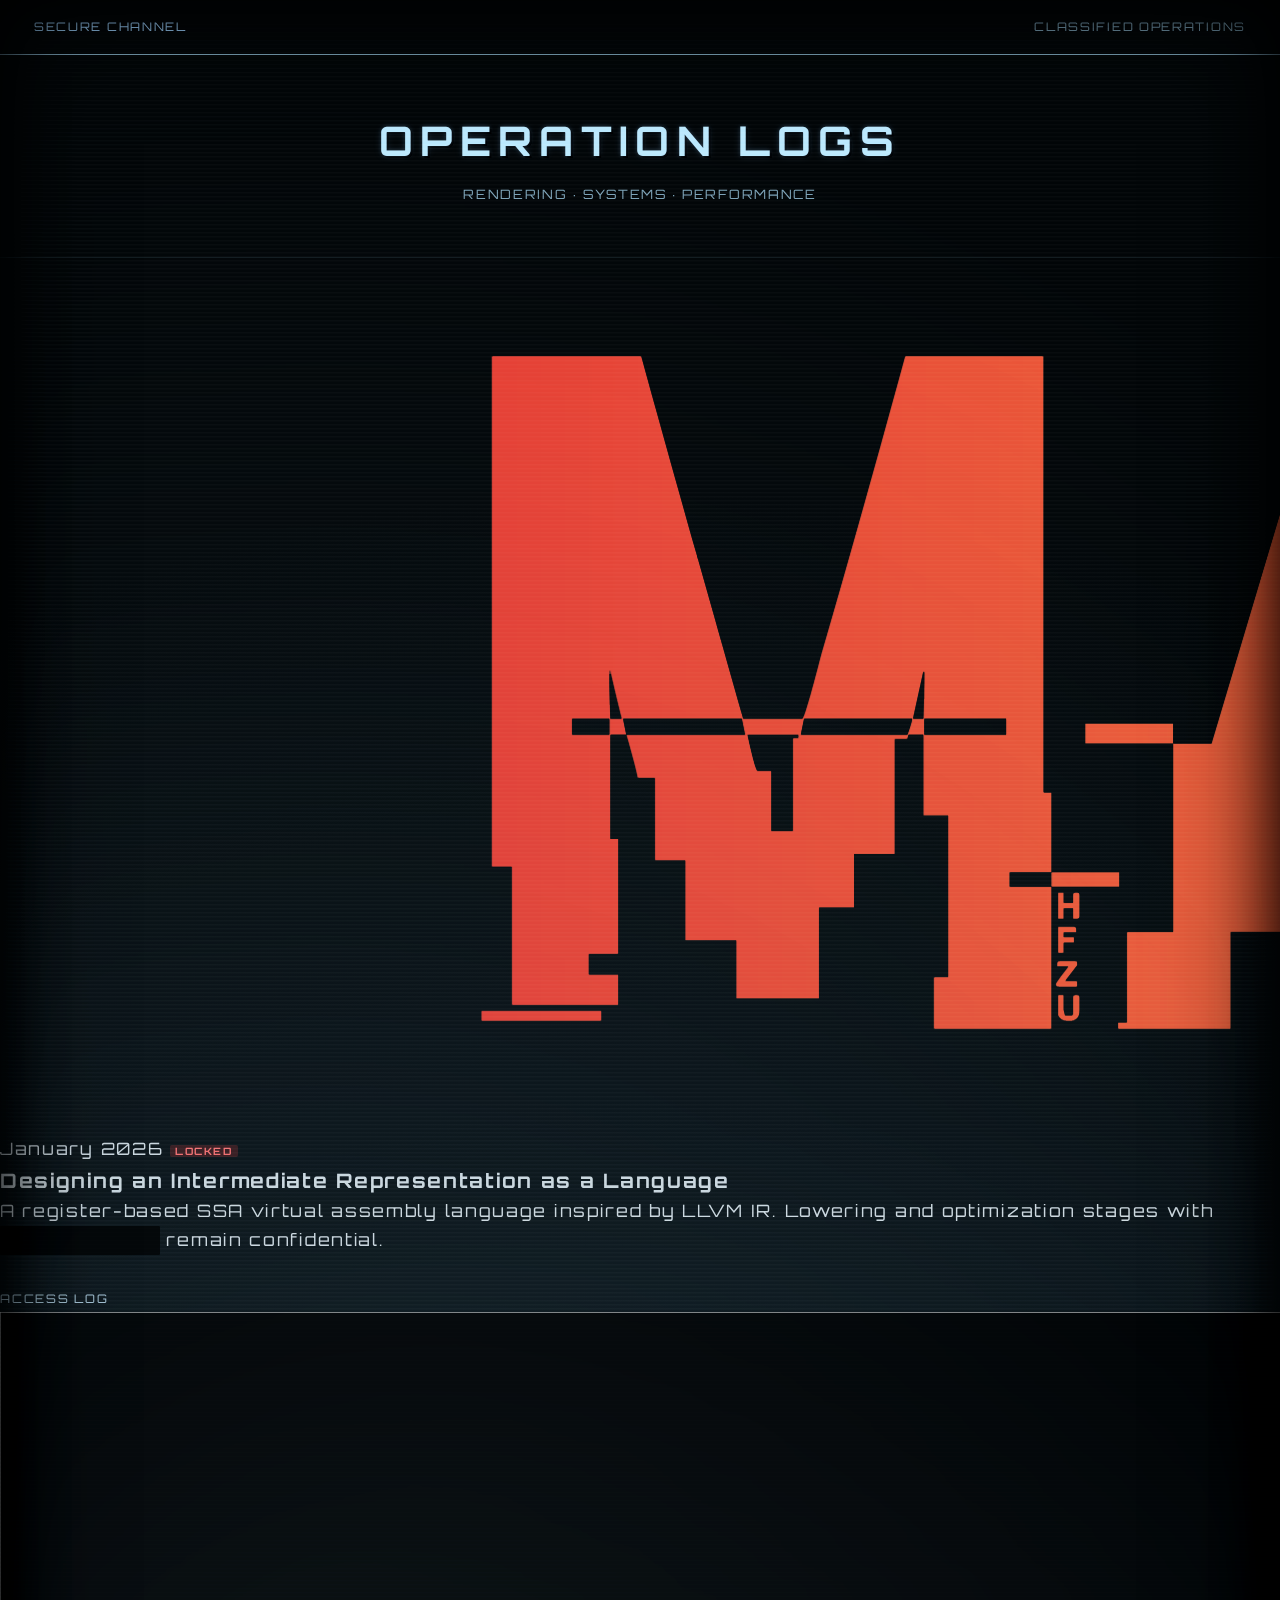
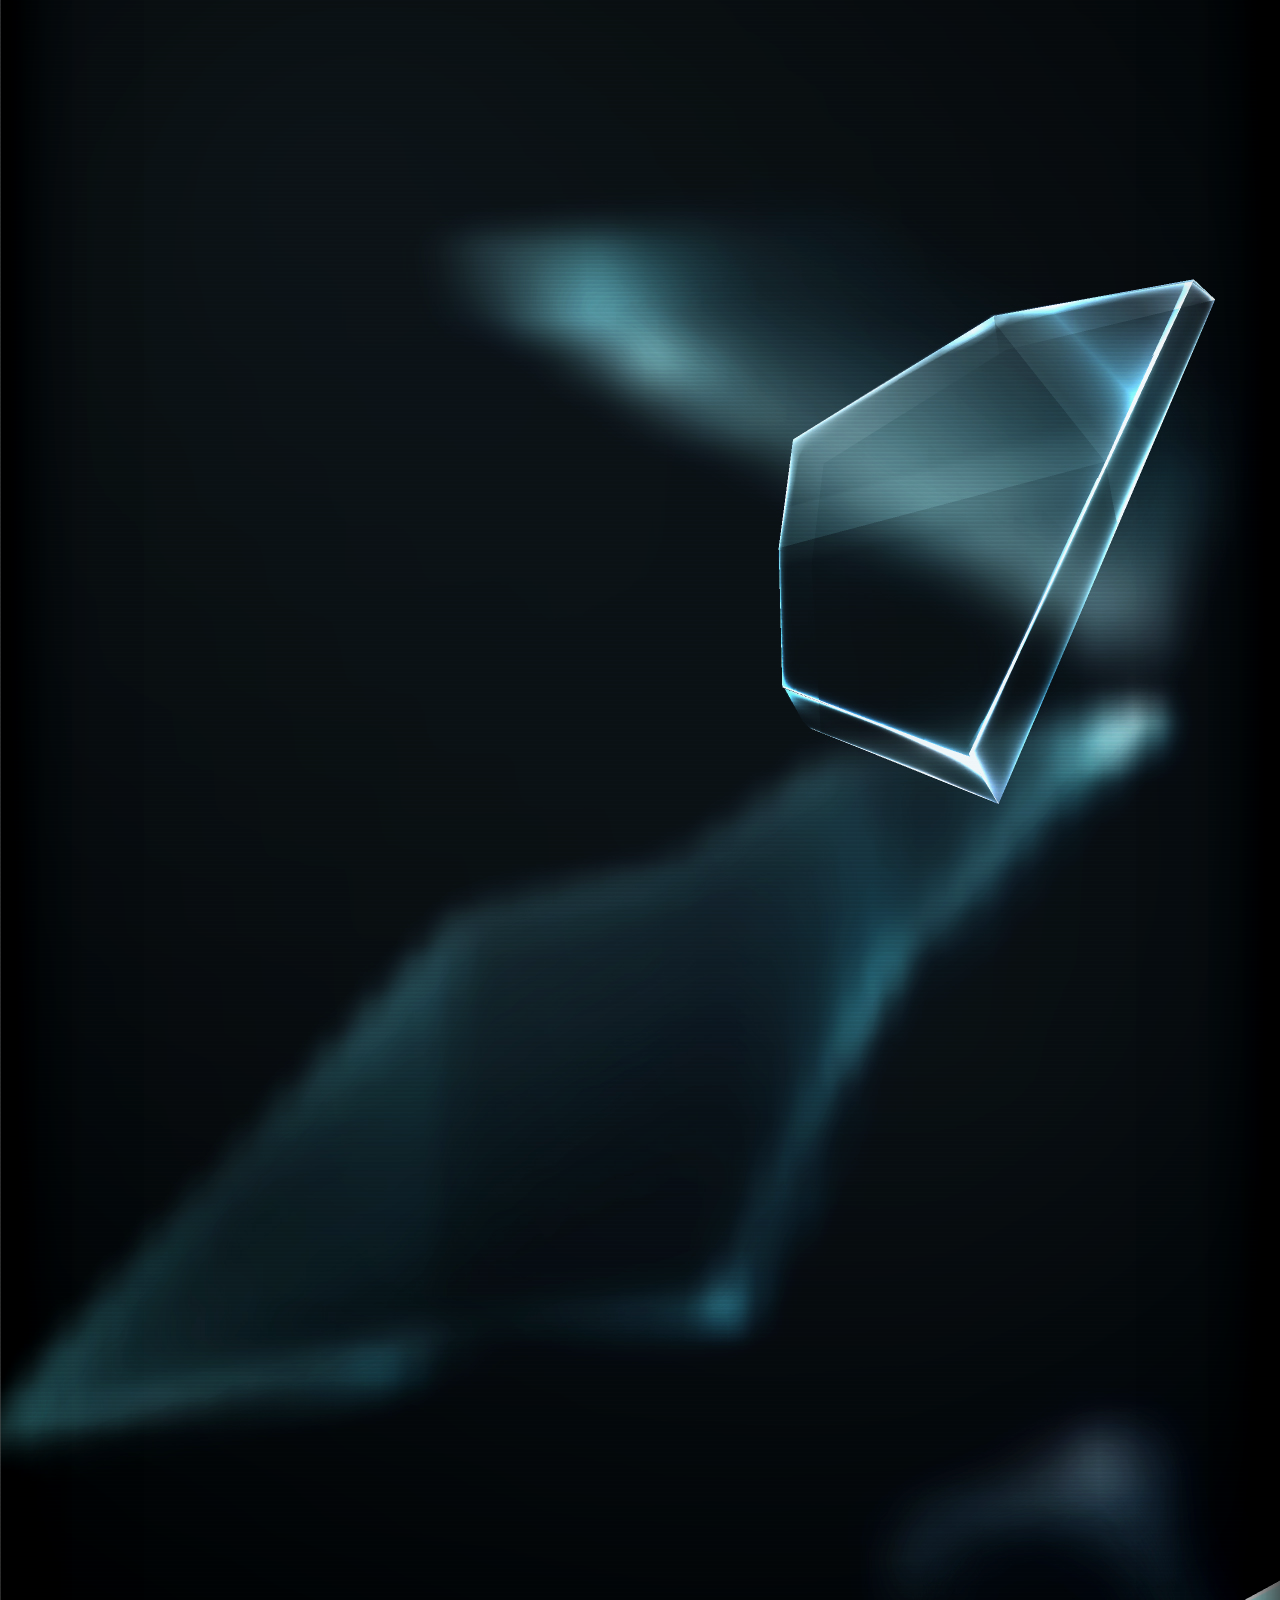
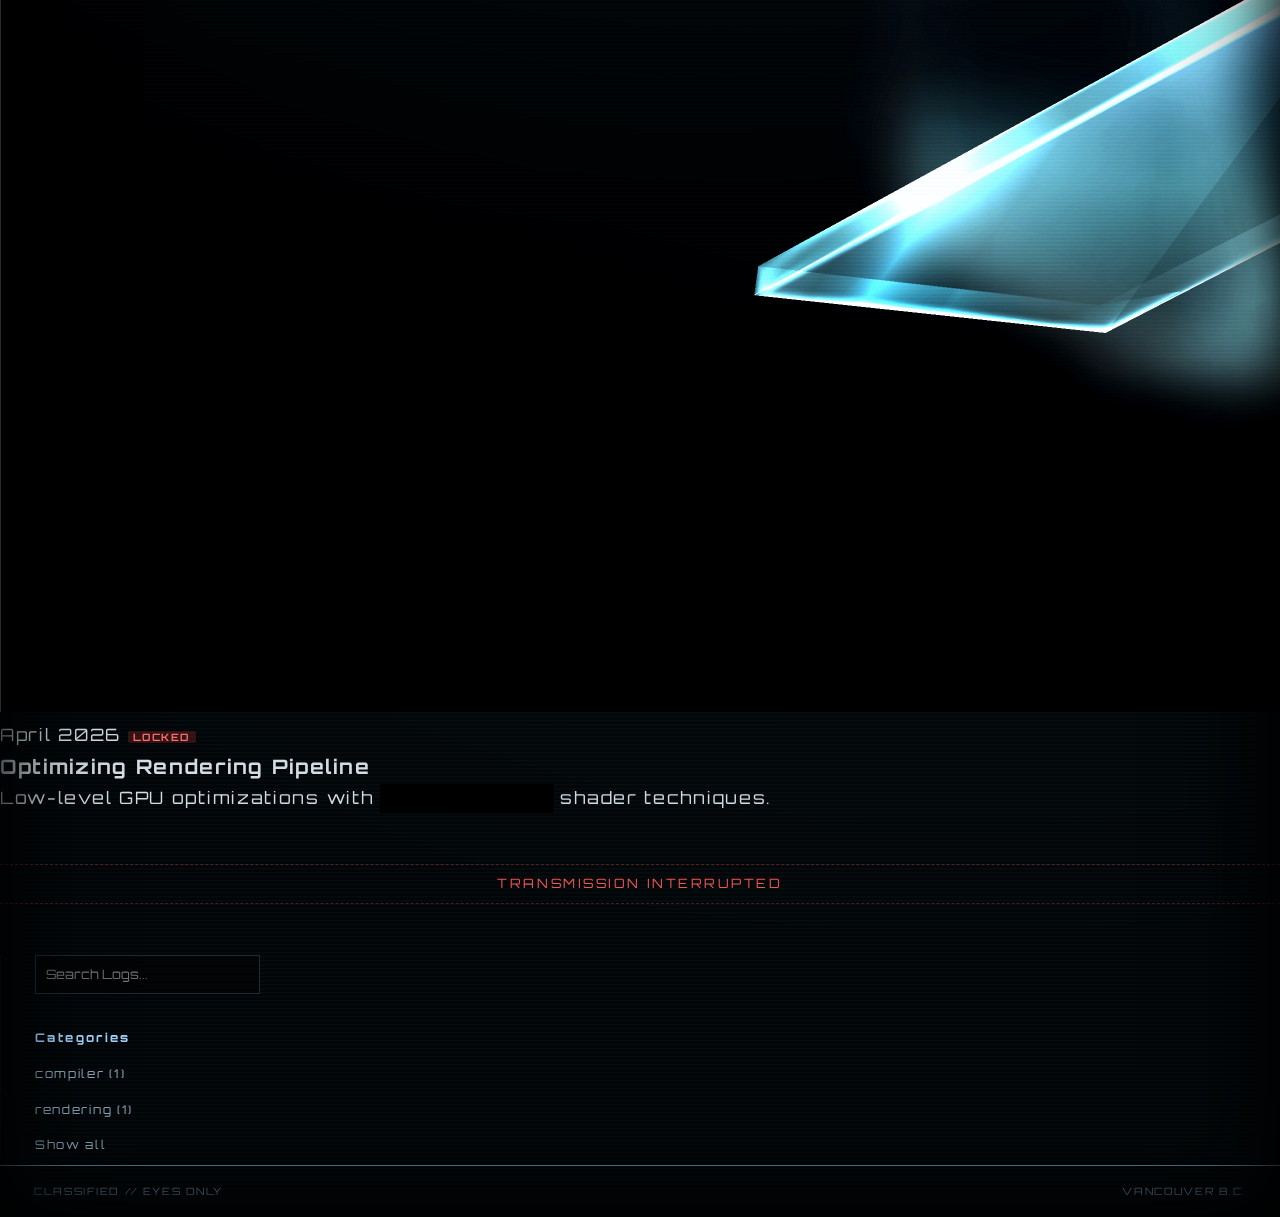
<file: pages/operationlogs.html>
<!DOCTYPE html>
<html lang="en">
  <head>
    <meta charset="UTF-8" />
    <title>OPERATION LOGS</title>
    <meta name="viewport" content="width=device-width, initial-scale=1" />

    <link href="https://fonts.googleapis.com/css2?family=Orbitron:wght@400;600&display=swap" rel="stylesheet">
    <link rel="stylesheet" href="../css/operationlogs.css" />
  </head>

  <body>
    <div class="noise"></div>
    <div class="crt-bezel"></div>
    <div class="sync-line"></div>
    <div class="scanlines"></div>
    <div class="atmosphere"></div>

    <header class="top-bar">
      <span class="status">SECURE CHANNEL</span>
      <span class="location">CLASSIFIED OPERATIONS</span>
    </header>

    <header class="hero">
      <div class="hero-inner">
        <h2 class="title glitch-in">OPERATION LOGS</h2>
        <p class="glitch-in">Rendering · Systems · Performance</p>
      </div>
    </header>

    <main class="layout">

      <section class="content">

        <!-- ARTICLE 1 -->
        <article class="excerpt glitch-in"
          data-title="Designing an Intermediate Representation as a Language"
          data-tags="compiler">

          <img src="../devlogs/file-1.png" class="excerpt-banner">
          <time>January 2026</time>
          <!-- <span class="tag-status tag-active">ACTIVE</span> -->
          <span class="tag-locked">LOCKED</span>

          <h3>
            Designing an Intermediate Representation as a Language
          </h3>

          <p>
            A register-based SSA virtual assembly language inspired by LLVM IR.
            Lowering and optimization stages with <span class="redacted">[REDACTED]</span> 
            remain confidential.
          </p>

          <span class="glitch glitch-in">
            <a href="../devlogs/file-1.html" class="link-style-small">ACCESS LOG</a>
          </span>
          <!-- <div class="transmission-break">TRANSMISSION INTERRUPTED</div> -->
        </article>

        <article class="excerpt"
          data-title="Optimizing Rendering Pipeline"
          data-tags="rendering">
          
          <img src="../devlogs/temp.jpg" class="excerpt-banner">
          <time>April 2026</time>
          <span class="tag-status tag-locked">LOCKED</span>

          <h3>
            Optimizing Rendering Pipeline
          </h3>

          <p>
            Low-level GPU optimizations with 
            <span class="redacted">[CLASSIFIED]</span> shader techniques.
          </p>

          <div class="transmission-break">TRANSMISSION INTERRUPTED</div>

        </article>
        
      </section>

      <aside class="sidebar">
        <input id="searchBox" class="search glitch-in" placeholder="Search Logs..." />

        <h4 class="glitch-in">Categories</h4>
        <ul class="search-tags">
          <li class="glitch-in"><a href="#" data-tag="compiler">compiler</a></li>
          <li class="glitch-in"><a href="#" data-tag="rendering">rendering</a></li>
          <li class="glitch-in"><a href="#" data-tag="all">Show all</a></li>
        </ul>
      </aside>
    </main>

    <footer class="footer">
      <span>CLASSIFIED // EYES ONLY</span>
      <span>VANCOUVER B.C.</span>
    </footer>

    <script src="../js/search.js"></script>
    <script src="../js/generaleffects.js"></script>
    <script src="../js/pagechange.js"></script>

  </body>
</html>
</file>
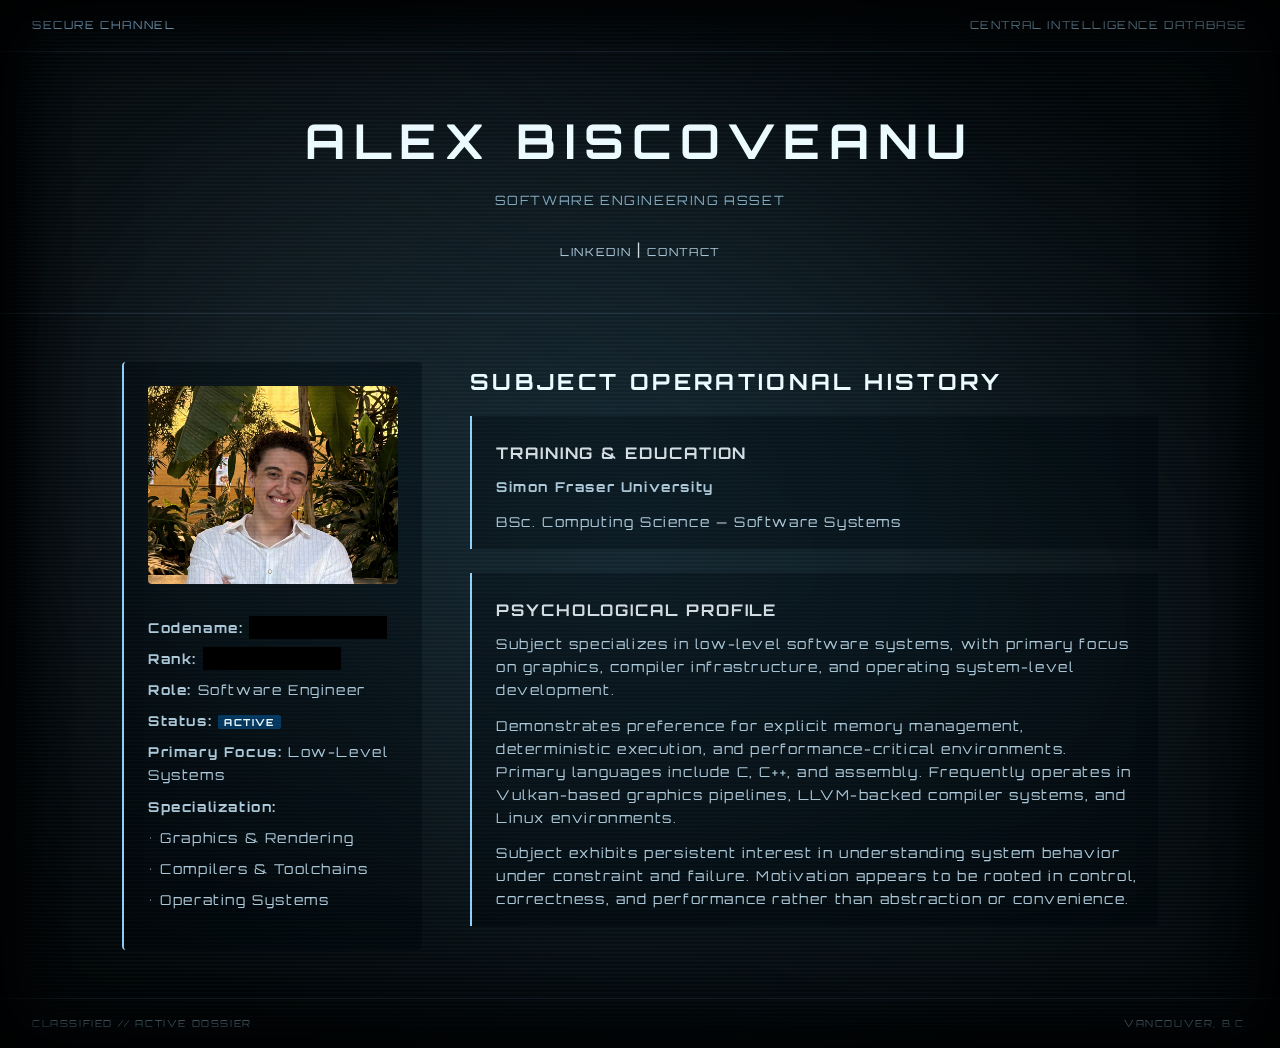
<file: pages/profile.html>
<!DOCTYPE html>
<html lang="en">
<head>
  <meta charset="UTF-8">
  <title>AGENT DATABASE | ALEX BISCOVEANU</title>
  <meta name="viewport" content="width=device-width, initial-scale=1.0">

  <link href="https://fonts.googleapis.com/css2?family=Orbitron:wght@400;600&display=swap" rel="stylesheet">

  <link rel="stylesheet" href="../css/profile.css">
</head>

<body>

  <!-- ENVIRONMENT / CRT EFFECTS -->
  <div class="noise"></div>
  <div class="crt-bezel"></div>
  <div class="sync-line"></div>
  <div class="scanlines"></div>
  <div class="atmosphere"></div>

  <!-- TOP BAR -->
  <header class="top-bar">
    <span class="status">SECURE CHANNEL</span>
    <span class="location">CENTRAL INTELLIGENCE DATABASE</span>
  </header>

  <!-- HERO -->
  <section class="hero-profile">
    <div class="hero-inner">
      <h1 class="glitch-in">ALEX BISCOVEANU</h1>
      <p class="glitch glitch-in">SOFTWARE ENGINEERING ASSET</p>

      <span class="glitch glitch-in">
        <a href="https://www.linkedin.com/in/alex-biscoveanu-1048221aa/" class="link-style-small">LINKEDIN</a>
      </span>
      <span class="glitch glitch-in">|</span>
      <span class="glitch glitch-in">
        <a href="contact.html" class="link-style-small">CONTACT</a>
      </span>

    </div>
  </section>

  <main class="layout">

    <!-- LEFT COLUMN -->
    <section class="profile-card glitch-in">
      <div class="profile-photo glitch-in">
        <img src="../assets/avatar.jpg" alt="Alex Biscoveanu">
      </div>

      <div class="profile-details">
        <p class="glitch-in"><strong>Codename:</strong> <span class="redacted">[CLASSIFIED]</span></p>
        <p class="glitch-in"><strong>Rank:</strong> <span class="redacted">[CLASSIFIED]</span></p>
        <p class="glitch-in"><strong>Role:</strong> Software Engineer</p>
        <p class="glitch-in"><strong>Status:</strong> <span class="tag-active">ACTIVE</span></p>
        <p class="glitch-in"><strong>Primary Focus:</strong> Low-Level Systems</p>
        <p class="glitch-in"><strong>Specialization:</strong></p>
        <p class="glitch-in">• Graphics & Rendering</p>
        <p class="glitch-in">• Compilers & Toolchains</p>
        <p class="glitch-in">• Operating Systems</p>
      </div>
    </section>

    <!-- RIGHT COLUMN -->
    <section class="activity-log">
      <h2 class="glitch-in">SUBJECT OPERATIONAL HISTORY</h2>

      <!-- EDUCATION -->
      <article class="excerpt glitch-in">
        <h3 class="glitch-in">TRAINING & EDUCATION</h3>
        <p class="glitch-in"><strong>Simon Fraser University</strong></p>
        <p class="glitch-in">BSc. Computing Science — Software Systems</p>
      </article>

      <!-- ABOUT / PSYCHOLOGICAL PROFILE -->
      <article class="excerpt glitch-in">
        <h3 class="glitch-in">PSYCHOLOGICAL PROFILE</h3>
        <p class="glitch-in">
          Subject specializes in low-level software systems, with primary focus on 
          graphics, compiler infrastructure, and operating system-level development.
        </p>
        <p class="glitch-in">
          Demonstrates preference for explicit memory management, deterministic execution,
          and performance-critical environments. Primary languages include C, C++, and
          assembly. Frequently operates in Vulkan-based graphics pipelines, LLVM-backed
          compiler systems, and Linux environments.
        </p>
        <p class="glitch-in">
          Subject exhibits persistent interest in understanding system behavior under
          constraint and failure. Motivation appears to be rooted in control, correctness,
          and performance rather than abstraction or convenience.
        </p>
      </article>
    </section>
  </main>

  <footer class="footer">
    <span>CLASSIFIED // ACTIVE DOSSIER</span>
    <span>VANCOUVER, B.C.</span>
  </footer>

</body>

<script src="../js/generaleffects.js"></script>
<script src="../js/pagechange.js"></script>

</html>
</file>
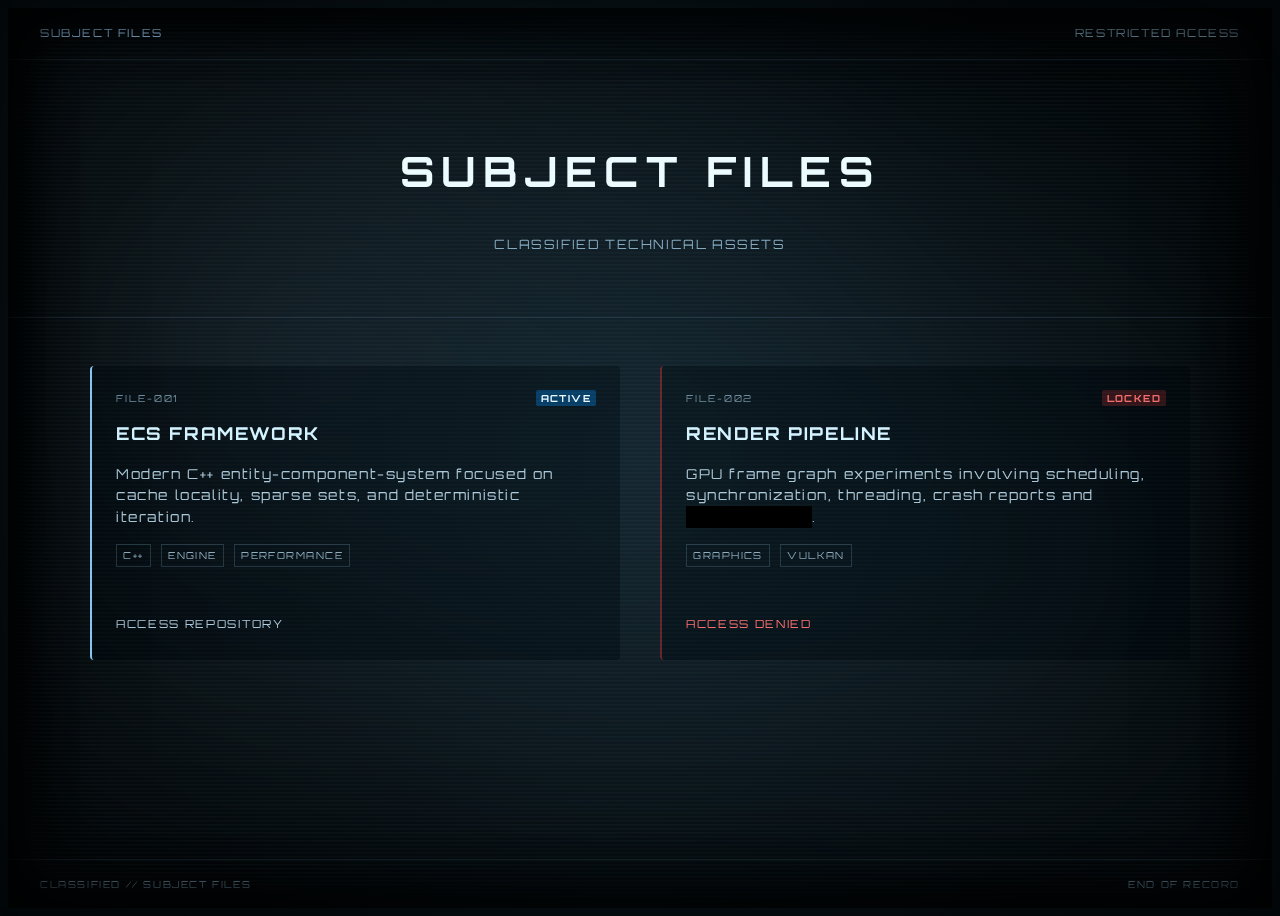
<file: pages/projects.html>
<!DOCTYPE html>
<html lang="en">
<head>
  <meta charset="UTF-8" />
  <title>SUBJECT FILES</title>
  <meta name="viewport" content="width=device-width, initial-scale=1" />

  <link href="https://fonts.googleapis.com/css2?family=Orbitron:wght@400;600&display=swap" rel="stylesheet">
  <link rel="stylesheet" href="../css/projects.css">
</head>

<body>

  <!-- ENVIRONMENT -->
  <div class="noise"></div>
  <div class="crt-bezel"></div>
  <div class="sync-line"></div>
  <div class="scanlines"></div>
  <div class="atmosphere"></div>

  <!-- TOP BAR -->
  <header class="top-bar">
    <span class="status">SUBJECT FILES</span>
    <span class="location">RESTRICTED ACCESS</span>
  </header>

  <!-- HERO -->
  <section class="hero">
    <h1>SUBJECT FILES</h1>
    <p>Classified technical assets</p>
  </section>

  <!-- FILE LIST -->
  <main class="files">

    <article class="file">
      <div class="file-header">
        <span class="file-id">FILE-001</span>
        <span class="tag-active">ACTIVE</span>
      </div>

      <h3>ECS FRAMEWORK</h3>

      <p>
        Modern C++ entity-component-system focused on cache locality,
        sparse sets, and deterministic iteration.
      </p>

      <div class="file-meta">
        <span>C++</span>
        <span>ENGINE</span>
        <span>PERFORMANCE</span>
      </div>

      <a href="https://github.com/yourname/ecs-project" class="link-style-small glitch">ACCESS REPOSITORY</a>
      
    </article>

    <article class="file locked">
      <div class="file-header">
        <span class="file-id">FILE-002</span>
        <span class="tag-locked">LOCKED</span>
      </div>

      <h3>RENDER PIPELINE</h3>

      <p>
        GPU frame graph experiments involving scheduling,
        synchronization, threading, crash reports and <span class="redacted">[REDACTED]</span>.
      </p>

      <div class="file-meta">
        <span>GRAPHICS</span>
        <span>VULKAN</span>
      </div>

      <a class="link-style-small disabled">ACCESS DENIED</a>

    </article>

  </main>

  <!-- FOOTER -->
  <footer class="footer">
    <span>CLASSIFIED // SUBJECT FILES</span>
    <span>END OF RECORD</span>
  </footer>

</body>

<script src="../js/pagechange.js"></script>

</html>
</file>
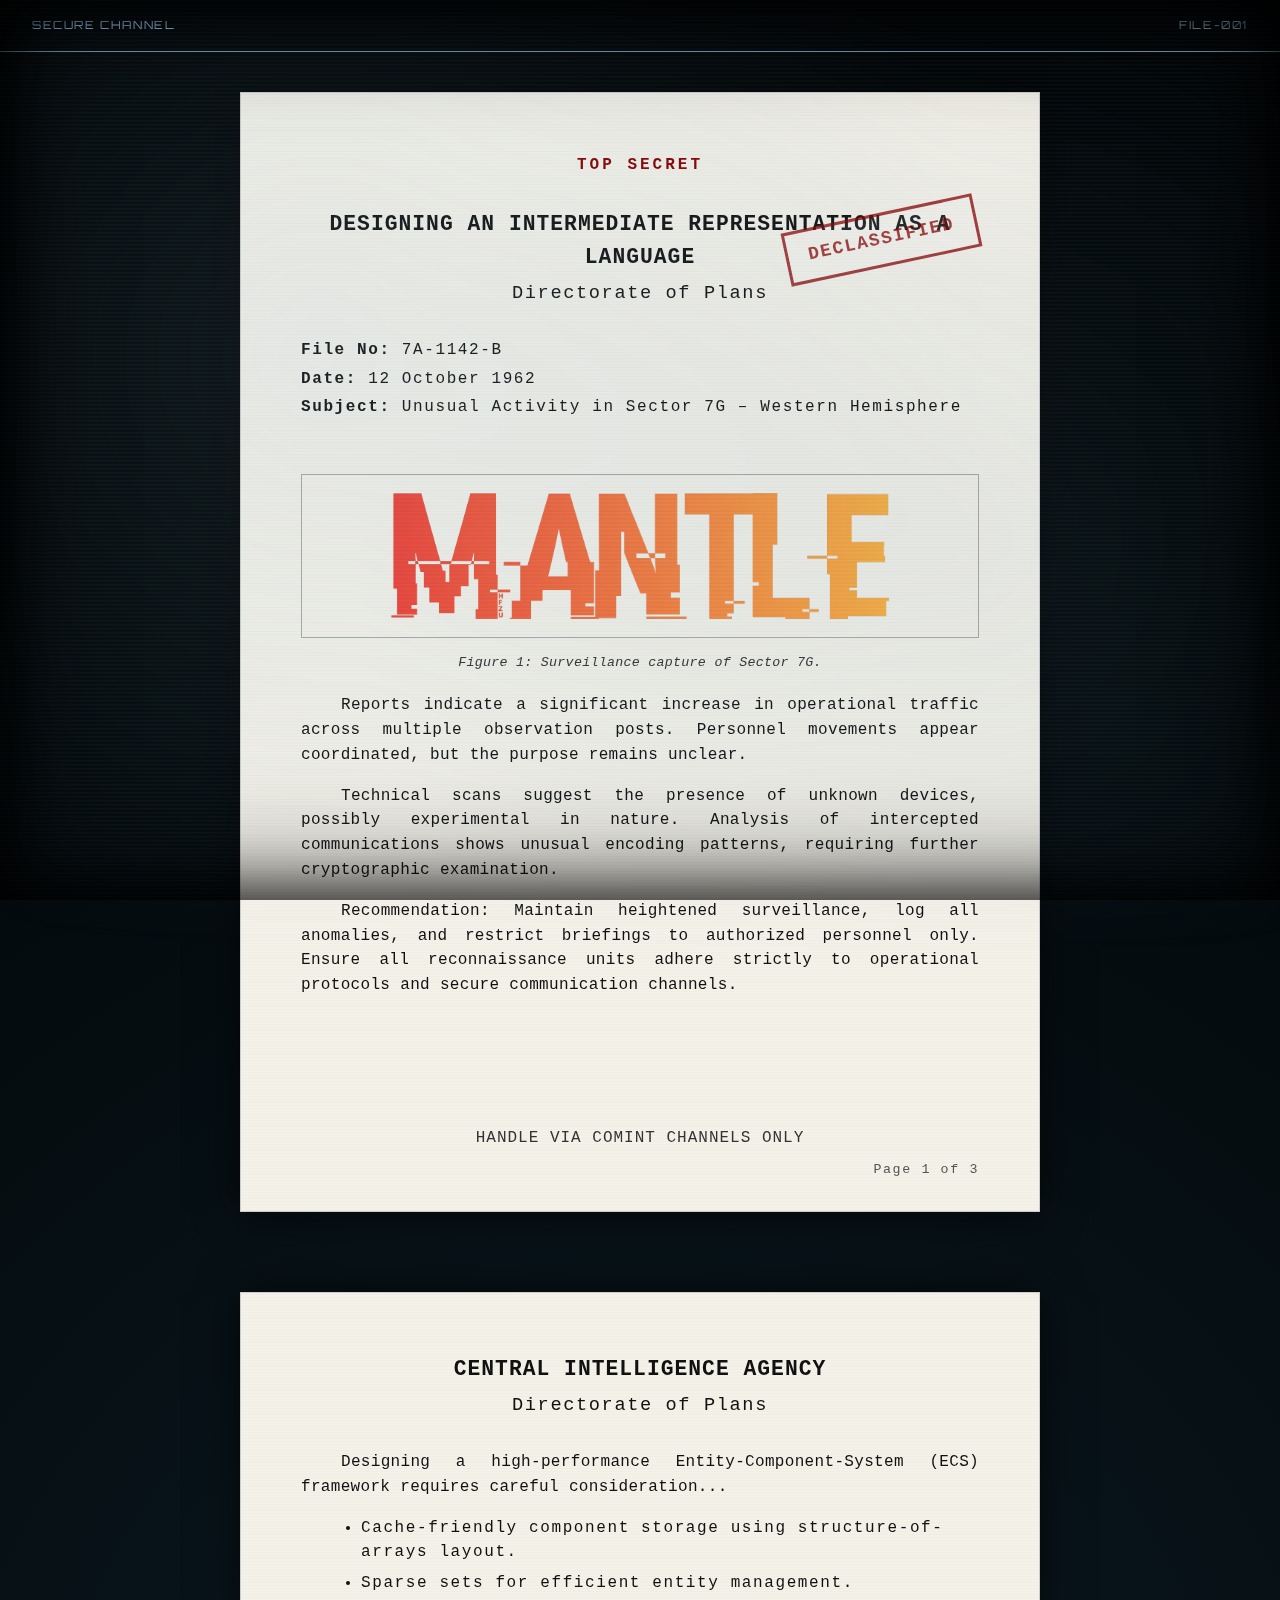
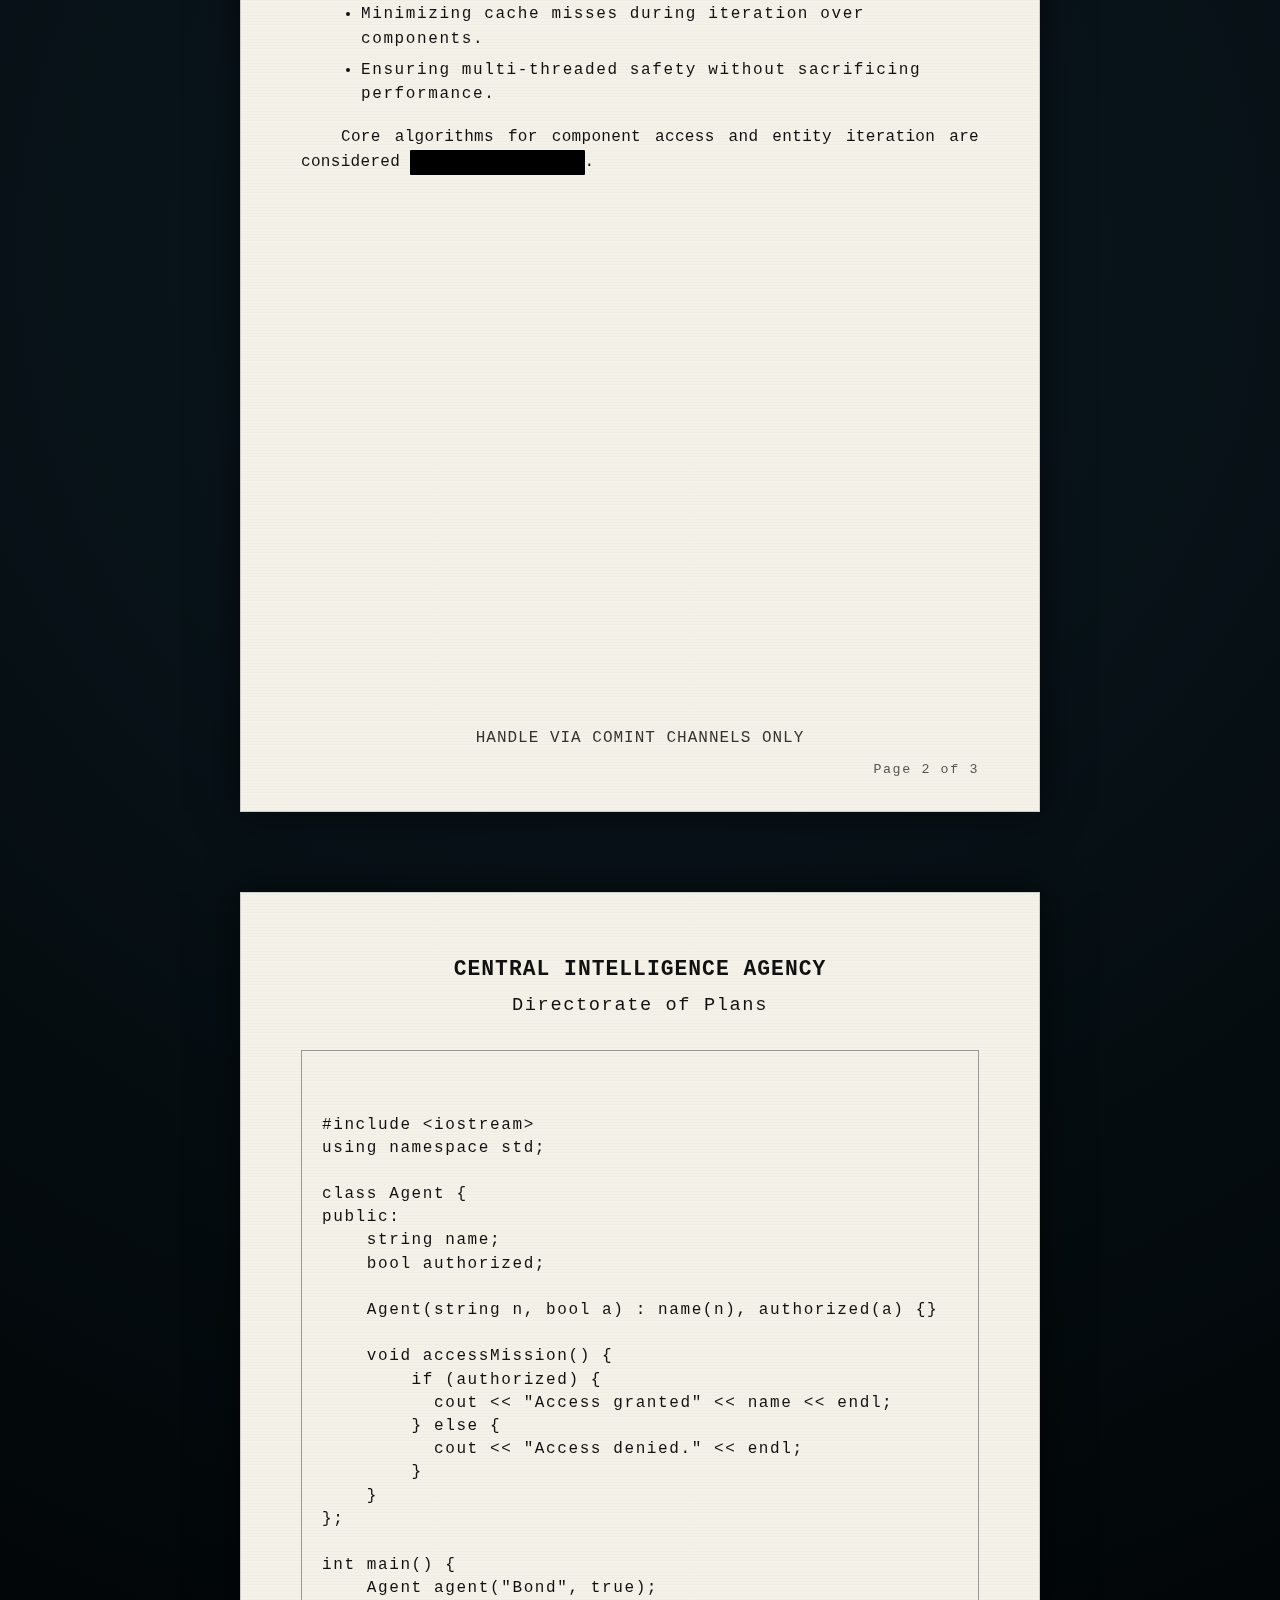
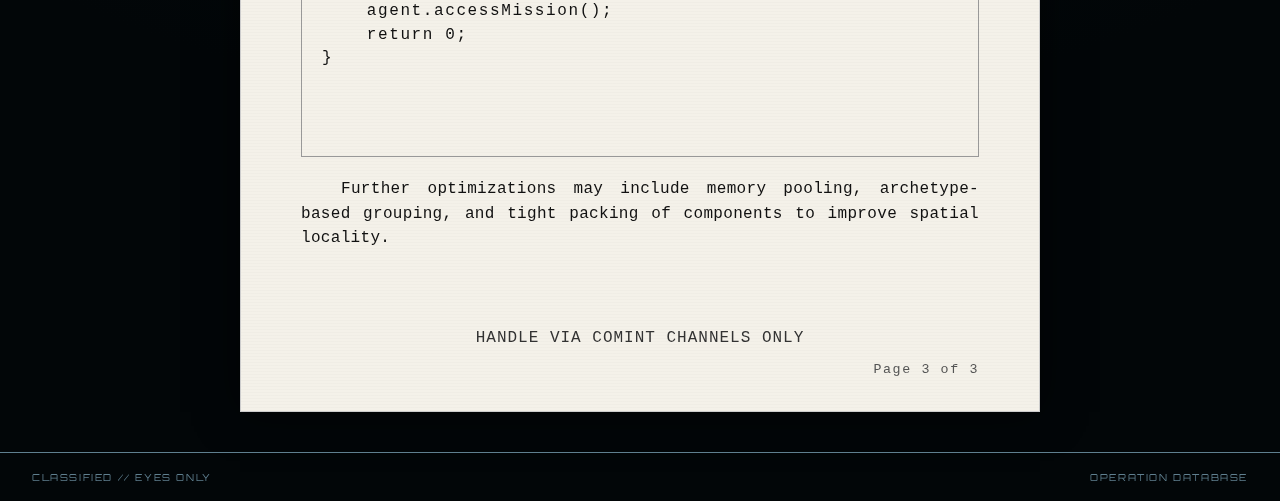
<file: operation-logs/compiler/file-1.html>
<!DOCTYPE html>
<html lang="en">
<head>
  <meta charset="UTF-8" />
  <title>FILE-001</title>
  <meta name="viewport" content="width=device-width, initial-scale=1" />

  <link href="https://fonts.googleapis.com/css2?family=Orbitron:wght@400;600&display=swap" rel="stylesheet">
  <link rel="stylesheet" href="../../css/logs.css"/>
</head>

<body>
  <!-- LAYERS -->
  <div class="noise"></div>
  <div class="crt-bezel"></div>
  <div class="sync-line"></div>
  <div class="scanlines"></div>
  <div class="atmosphere"></div>

  <header class="top-bar">
    <span class="status">SECURE CHANNEL</span>
    <span class="location">FILE-001</span>
  </header>

  <!-- Page 1 -->
  <div class="page glitch-in">
    <div class="classification top-secret">TOP SECRET</div>
    <div class="stamp">DECLASSIFIED</div>
    
    <div class="header">
      <h1>Designing an Intermediate Representation as a Language</h1>
      <h2>Directorate of Plans</h2>
    </div>

    <div class="meta">
      <div><strong>File No:</strong> 7A-1142-B</div>
      <div><strong>Date:</strong> 12 October 1962</div>
      <div><strong>Subject:</strong> Unusual Activity in Sector 7G – Western Hemisphere</div>
    </div>

    <div class="content">
      
      <div class="memo-image">
        <img src="../../assets/compiler/file-1.png" alt="Perimeter surveillance photo">
        <div class="caption">Figure 1: Surveillance capture of Sector 7G.</div>
      </div>

      <p>
        Reports indicate a significant increase in operational traffic 
        across multiple observation posts. Personnel movements appear 
        coordinated, but the purpose remains unclear.
      </p>
      
      <p>
        Technical scans suggest the presence of unknown devices, 
        possibly experimental in nature. Analysis of intercepted 
        communications shows unusual encoding patterns, requiring 
        further cryptographic examination.
      </p>
      
      <p>
        Recommendation: Maintain heightened surveillance, log all
        anomalies, and restrict briefings to authorized personnel
        only. Ensure all reconnaissance units adhere strictly to
        operational protocols and secure communication channels.
      </p>
    </div>

    <footer class="doc-footer">
      <span>HANDLE VIA COMINT CHANNELS ONLY</span>
    </footer>
    <div class="page-number">Page 1 of 3</div>
  </div>

  <!-- Page 2 -->
  <div class="page glitch-in">
    <div class="header">
      <h1>Central Intelligence Agency</h1>
      <h2>Directorate of Plans</h2>
    </div>

    <div class="content">
      <p>Designing a high-performance Entity-Component-System (ECS) framework requires careful consideration...</p>
      <ul>
        <li>Cache-friendly component storage using structure-of-arrays layout.</li>
        <li>Sparse sets for efficient entity management.</li>
        <li>Minimizing cache misses during iteration over components.</li>
        <li>Ensuring multi-threaded safety without sacrificing performance.</li>
      </ul>
      <p>Core algorithms for component access and entity iteration are considered <span class="redacted">[REDACTED]</span>.</p>
    </div>

    <footer class="doc-footer">
      <span>HANDLE VIA COMINT CHANNELS ONLY</span>
    </footer>
    <div class="page-number">Page 2 of 3</div>
  </div>

  <!-- Page 3 -->
  <div class="page glitch-in">
    <div class="header">
      <h1>Central Intelligence Agency</h1>
      <h2>Directorate of Plans</h2>
    </div>

    <div class="content">
      <div class="code-block">
        <pre><code>#include &lt;iostream&gt;
using namespace std;

class Agent {
public:
    string name;
    bool authorized;

    Agent(string n, bool a) : name(n), authorized(a) {}

    void accessMission() {
        if (authorized) {
          cout &lt;&lt; "Access granted" &lt;&lt; name &lt;&lt; endl;
        } else {
          cout &lt;&lt; "Access denied." &lt;&lt; endl;
        }
    }
};

int main() {
    Agent agent("Bond", true);
    agent.accessMission();
    return 0;
}
        </code></pre>
      </div>

      <p>Further optimizations may include memory pooling, archetype-based grouping, and tight packing of components to improve spatial locality.</p>
    </div>

    <footer class="doc-footer">
      <span>HANDLE VIA COMINT CHANNELS ONLY</span>
    </footer>
    <div class="page-number">Page 3 of 3</div>
  </div>

  <footer class="footer">
    <span>CLASSIFIED // EYES ONLY</span>
    <span>OPERATION DATABASE</span>
  </footer>

  <script src="../../js/generaleffects.js"></script>
  <script src="../../js/pagechange.js"></script>

</body>
</html>
</file>
<file: css/classifiedfiles.css>
@import url("root/variables.css");
@import url("root/global.css");

@import url("effects/crt.css");
@import url("effects/glitchin.css");
@import url("effects/links.css");

@import url("layout/headerfooter.css");
@import url("layout/hero.css");
@import url("layout/sidebar.css");

@import url("styles/tags.css");
@import url("styles/titleglitch.css");
@import url("styles/filecards.css");

/* ======================================================
   BASE LAYOUT
====================================================== */

body {
  min-height: 100vh;
  display: flex;
  flex-direction: column;

  position: relative;
  color: #cfd9df;
  filter: contrast(1.05) saturate(0.92);

  overflow-x: hidden;
  overflow-y: auto;
}

/* ======================================================
   FILE GRID LAYOUT
====================================================== */

.files {
  display: flex;
  flex-direction: row;
  gap: 2.5rem;
  max-width: 1100px;
  margin: 3rem auto;
  padding: 0 2rem;
}


.files .card-grid {
  flex: 1;  /* take remaining width */
  display: grid;
  grid-template-columns: repeat(auto-fit, minmax(280px, 1fr));
  gap: 2.5rem;
}

/* ======================================================
   RESPONSIVE
====================================================== */

@media (max-width: 900px) {
  .files {
    flex-direction: column;
  }

  .files .sidebar {
    width: 100%;
    margin-top: 2rem;
  }
}
</file>
<file: css/contact.css>
@import url("root/variables.css");
@import url("root/global.css");

@import url("effects/crt.css");
@import url("effects/glitchin.css");

@import url("layout/headerfooter.css");

@import url("styles/titleglitch.css");

/* ======================================================
   RESET & BASE
====================================================== */

body {
  line-height: 1.7;
  color: #cfd9df;
}

@keyframes crt-glow {
    from {
        box-shadow: 0 0 8px rgba(0,255,0,0.3);
    }
    to {
        box-shadow: 0 0 16px rgba(0,255,0,0.7);
    }
}


/* ======================================================
   CONTACT PAGE LAYOUT
====================================================== */

.contact-wrapper {
  flex: 1;
  display: flex;
  align-items: center;
  justify-content: center;
  padding: 4rem;
}

.contact-panel {
  width: 100%;
  max-width: 600px;
  padding: 2.5rem;

  background: rgba(0,0,0,0.6);
  border: 1px solid rgba(157,242,255,0.25);
  box-shadow: 0 0 25px rgba(157,242,255,0.12);
}

.contact-panel h1 {
  font-family: var(--font-main);
  font-size: 2.2rem;
  text-align: center;
  margin-bottom: 1.5rem;
  color: #b8e6ff;
  text-shadow: 0 0 8px rgba(157,242,255,0.35);
}

.contact-panel p {
  font-size: 0.9rem;
  opacity: 0.75;
  text-align: center;
  margin-bottom: 2rem;
}

/* ======================================================
   FORM ELEMENTS
====================================================== */

.contact-panel label {
  display: block;
  font-size: 0.75rem;
  letter-spacing: 0.15em;
  margin-bottom: 0.4rem;
  color: #9df2ff;
}

.contact-panel input,
.contact-panel textarea {
  width: 100%;
  font-family: monospace;
  font-size: 0.85rem;
  padding: 0.6rem 0.7rem;
  margin-bottom: 1.4rem;

  background: #000;
  color: #9df2ff;
  border: 1px solid rgba(157,242,255,0.25);
}

.contact-panel input:focus,
.contact-panel textarea:focus {
  outline: none;
  border-color: rgba(157,242,255,0.7);
  box-shadow: 0 0 8px rgba(157,242,255,0.35);
}

.contact-panel textarea {
  resize: vertical;
  min-height: 120px;
}

.contact-panel button {
  width: 100%;
  font-family: 'Orbitron', sans-serif;
  font-size: 0.85rem;
  letter-spacing: 0.2em;
  padding: 0.75rem;

  background: transparent;
  border: 1px solid rgba(157,242,255,0.4);
  color: #9df2ff;
  cursor: pointer;
  transition: all 0.2s ease;
}

.contact-panel button:hover {
  background: rgba(157,242,255,0.08);
  box-shadow: 0 0 12px rgba(157,242,255,0.35);
}

/* ======================================================
   FOOTER / NOTES
====================================================== */

.contact-footer {
  margin-top: 1.5rem;
  font-size: 0.65rem;
  letter-spacing: 0.2em;
  text-align: center;
  opacity: 0.6;
}
</file>
<file: css/operationlogs.css>
@import url("root/variables.css");
@import url("root/global.css");

@import url("effects/crt.css");
@import url("effects/glitchin.css");
@import url("effects/links.css");
@import url("effects/transmission.css");

@import url("layout/headerfooter.css");
@import url("layout/hero.css");
@import url("layout/sidebar.css");

@import url("styles/redacted.css");
@import url("styles/tags.css");
@import url("styles/titleglitch.css");
@import url("styles/filecards.css");

/* ======================================================
   RESET & BASE
====================================================== */

html {
  font-size: 17px;
}

body {
  min-height: 100vh;
  display: flex;
  flex-direction: column;

  position: relative;
  color: #cfd9df;
  filter: contrast(1.05) saturate(0.92);

  overflow-x: hidden;
  overflow-y: auto;
}

/* ======================================================
   TOP BAR (COMMAND HEADER)
====================================================== */

.nav-inner {
  max-width: 1100px;
  margin: 0 auto;
  padding: 1rem 2rem;

  display: flex;
  align-items: center;
  justify-content: space-between;
}

.logo {
  font-family: var(--font-main);
  font-size: 1rem;
  letter-spacing: 0.2em;
  color: #9fd4ff;
}

/* ======================================================
  FILES
====================================================== */
.files {
  display: flex;
  flex-direction: row;
  gap: 2.5rem;
  max-width: 1100px;
  margin: 3rem auto;
  padding: 0 2rem;
}

.files .card-grid {
  flex: 1;  /* take remaining width */
  display: grid;
  grid-template-columns: repeat(auto-fit, minmax(280px, 1fr));
  gap: 2.5rem;
}

.files time {
  font-size: 0.65rem;
  color: #6f8fa0;
  letter-spacing: 0.2em;
}

.file-banner {
  display: block;
  width: 100%;
  max-height: 200px;
  object-fit: cover;
  border-radius: 4px;
  margin-bottom: 1rem;
}

.file-card {
  margin-bottom: 2.5rem;
}

/* ======================================================
   MOBILE
====================================================== */

@media (max-width: 900px) {
  .files {
    flex-direction: column;
  }

  .files .sidebar {
    width: 100%;
    margin-top: 2rem;
  }
}
</file>
<file: css/subjectfiles.css>
@import url("root/variables.css");
@import url("root/global.css");

@import url("effects/crt.css");
@import url("effects/glitchin.css");
@import url("effects/links.css");

@import url("layout/headerfooter.css");
@import url("layout/hero.css");

@import url("styles/tags.css");
@import url("styles/titleglitch.css");
@import url("styles/filecards.css");

/* ======================================================
   BASE LAYOUT
====================================================== */

body {
  min-height: 100vh;
  display: flex;
  flex-direction: column;

  position: relative;
  color: #cfd9df;
  filter: contrast(1.05) saturate(0.92);

  overflow-x: hidden;
  overflow-y: auto;
}

/* ======================================================
   FILE GRID LAYOUT
====================================================== */

.files {
  position: relative;
  z-index: 5;

  max-width: 1100px;
  margin: 3rem auto;
  padding: 0 2rem;

  display: grid;
  grid-template-columns: repeat(auto-fit, minmax(280px, 1fr));
  gap: 2.5rem;
}

/* ======================================================
   RESPONSIVE
====================================================== */

@media (max-width: 900px) {
  .files {
    grid-template-columns: 1fr;
  }
}
</file>
<file: css/logs.css>
@import url("root/variables.css");
@import url("root/global.css");

@import url("effects/crt.css");
@import url("effects/glitchin.css");
@import url("effects/links.css");

@import url("layout/headerfooter.css");
@import url("layout/hero.css");

@import url("styles/redacted.css");

/* ======================================================
  BASE DOCUMENT CONTAINER
====================================================== */

body {
  min-height: 100vh;
  display: flex;
  flex-direction: column;

  position: relative;
  color: #cfd9df;

  overflow-x: hidden;
  overflow-y: auto;
}

/* ======================================================
   CIA DOCUMENT PAGE
====================================================== */

.page {
  width: 800px;
  min-height: 1120px; /* ~11" at 96dpi */
  margin: 40px auto;
  padding: 60px;

  background: #f4f1e9; /* aged paper */
  color: #111;

  line-height: 1.55;

  box-shadow: 0 0 40px rgba(0,0,0,0.6);
  border: 1px solid #ccc;

  position: relative;
  overflow: hidden;

  display: flex;
  flex-direction: column;
  justify-content: flex-start;

  page-break-after: always;
  break-after: page;
}

.page,
.page * {
  font-family: "Courier New", Courier, monospace;
  font-size: 12pt;
}

/* Paper aging / typewriter scan lines */
.page::after {
  content: "";
  position: absolute;
  inset: 0;
  background: repeating-linear-gradient(
    0deg,
    rgba(0,0,0,0.015),
    rgba(0,0,0,0.015) 1px,
    transparent 1px,
    transparent 3px
  );
  pointer-events: none;
}

/* ======================================================
   CLASSIFICATION
====================================================== */

.classification {
  text-align: center;
  font-weight: bold;
  font-size: 12pt;
  letter-spacing: 3px;
  margin-bottom: 30px;
}

.top-secret {
  color: darkred;
}

/* ======================================================
   HEADER
====================================================== */

.header {
  text-align: center;
  margin-bottom: 30px;
}

.header h1 {
  margin: 0;
  font-size: 16pt;
  font-weight: bold;
  letter-spacing: 1px;
  text-transform: uppercase;
}

.header h2 {
  margin-top: 5px;
  font-size: 14pt;
  font-weight: normal;
}

/* ======================================================
   METADATA
====================================================== */

.meta {
  font-size: 11pt;
  margin-bottom: 30px;
}

.meta div {
  margin-bottom: 4px;
}

/* ======================================================
   BODY CONTENT
====================================================== */

.content {
  flex-grow: 1;
}

.content p {
  font-size: 12pt;
  line-height: 1.55;
  text-align: justify;
  text-indent: 40px;
  margin-bottom: 16px;
  letter-spacing: 0.02em;
}

.content h3 {
  font-size: 12pt;
  font-weight: bold;
  text-transform: uppercase;
  letter-spacing: 1px;
  margin-top: 28px;
  margin-bottom: 8px;
}

/* ======================================================
   LISTS
====================================================== */

.content ul {
  margin-left: 60px;
  margin-bottom: 18px;
  font-size: 12pt;
}

.content li {
  margin-bottom: 6px;
}

/* ======================================================
   DECLASSIFIED STAMP
====================================================== */

.stamp {
  position: absolute;
  top: 120px;
  right: 60px;

  transform: rotate(-12deg);

  border: 3px solid darkred;
  color: darkred;

  padding: 10px 20px;
  font-weight: bold;
  font-size: 18px;

  opacity: 0.75;
  background: rgba(255,255,255,0.1);
  pointer-events: none;
}

/* ======================================================
   CODE BLOCKS (Typed Annex Style)
====================================================== */

.code-block {
  background: #f4f1e9;
  color: #111;

  padding: 20px;
  margin-bottom: 20px;

  font-size: 11pt;
  line-height: 1.45;

  border: 1px solid #999;

  white-space: pre;
  overflow-x: auto;
  max-width: 100%;

}

/* ======================================================
   IMAGES + CAPTIONS
====================================================== */

.memo-image {
  margin: 20px 0;
  text-align: center;
}

.memo-image img {
  max-width: 100%;
  height: auto;
  display: inline-block;
  border: 1px solid #aaa;
}

.memo-image .caption {
  margin-top: 6px;
  font-size: 10pt;
  font-style: italic;
  letter-spacing: 0.02em;
  color: #333;
}

/* ======================================================
   FOOTER & PAGE NUMBER
====================================================== */

.doc-footer {
  margin-top: auto;
  display: flex;
  justify-content: center;
  font-size: 10pt;
  letter-spacing: 1px;
  color: #333;
}

.page-number {
  position: absolute;
  bottom: 30px;
  right: 60px;
  font-size: 10pt;
  color: #555;
}

/* ======================================================
   RESPONSIVE
====================================================== */

@media (max-width: 700px) {
  .page {
    padding: 30px;
  }

  .stamp {
    top: 100px;
    right: 30px;
    font-size: 16px;
  }

  .content p {
    font-size: 11pt;
  }
}
</file>
<file: css/projects.css>
@import url('global.css');

/* =========================
   BASE LAYOUT
========================= */
body {
  min-height: 100vh;
  display: flex;
  flex-direction: column;
  color: #cfd9df;
  position: relative;
  filter: contrast(1.05) saturate(0.92);
  overflow-x: hidden;
  overflow-y: auto;
}

/* Ensure footer stays at bottom */
footer {
  margin-top: auto;
}

/* =========================
   HERO
========================= */
.hero {
  padding: 3rem 2rem;
  border-bottom: 1px solid rgba(140,200,255,0.12);
  text-align: center;
  z-index: 5;
}

.hero h1 {
  font-family: var(--font-main);
  font-size: 2.6rem;
  color: var(--hover-color);
  letter-spacing: var(--letter-spacing-wide);
}

.hero p {
  margin-top: 0.5rem;
  font-size: 0.8rem;
  color: #7fa6bb;
  text-transform: uppercase;
}

/* =========================
   FILE GRID LAYOUT
========================= */
.files {
  max-width: 1100px;
  margin: 3rem auto;
  padding: 0 2rem;
  display: grid;
  grid-template-columns: repeat(auto-fit, minmax(280px, 1fr));
  gap: 2.5rem;
  position: relative;
  z-index: 5;
}

/* =========================
   FILE CARD
========================= */
.file {
  background: rgba(4,12,18,0.35);
  border-left: 2px solid var(--border-left-color);
  padding: 1.5rem;
  border-radius: 4px;
}

.file.locked {
  border-left-color: rgba(255,63,63,0.4);
}

.file-header {
  display: flex;
  justify-content: space-between;
  font-size: 0.6rem;
  letter-spacing: 0.2em;
  color: #6f8fa0;
}

.file h3 {
  font-family: var(--font-main);
  font-size: 1.1rem;
  margin: 0.8rem 0;
  color: #cfefff;
}

.file p {
  font-size: 0.85rem;
  color: #a9c6d6;
  line-height: 1.6;
}

/* =========================
    META TAGS
========================= */
.file-meta {
  display: flex;
  flex-wrap: wrap;
  gap: 0.6rem;
  margin: 1rem 0;
}

.file-meta span {
  font-size: 0.6rem;
  padding: 0.15rem 0.4rem;
  border: 1px solid rgba(120,170,200,0.25);
  color: #8aa9bb;
  letter-spacing: 0.15em;
}

/* =========================
    RESPONSIVE
========================= */
@media (max-width: 900px) {
  .files {
    grid-template-columns: 1fr;
  }
}
</file>
<file: css/profile.css>
@import url('global.css');

/* =========================
    RESET
========================= */
* {
  margin: 0;
  padding: 0;
  box-sizing: border-box;
}

/* =========================
    BASE LAYOUT
========================= */
body {
  min-height: 100vh;
  display: flex;
  flex-direction: column;

  color: #cfd9df;
  position: relative;
  filter: contrast(1.05) saturate(0.92);

  overflow-x: hidden;
  overflow-y: auto;
}

/* Ensure footer stays at bottom */
footer {
  margin-top: auto;
}


/* =========================
    HERO PROFILE
========================= */
.hero-profile {
  border-bottom: 1px solid rgba(140,200,255,0.12);
  padding: 3rem 2rem;
  text-align: center;
  position: relative;
  z-index: 5;
}

.hero-profile h1 {
  font-family: var(--font-main);
  font-size: 3rem;
  color: var(--hover-color);
  letter-spacing: var(--letter-spacing-wide);
  position: relative;
}

/* Static BO1 micro-glitch */
.hero-profile h1::after {
  content: attr(data-glitch);
  position: absolute;
  left: 0;
  top: 0;
  color: var(--border-left-color);
  opacity: 0.12;
  clip-path: inset(0 40% 0 0);
}

.hero-profile p {
  margin-top: 0.5rem;
  font-size: 0.8rem;
  color: #7fa6bb;
}

/* =========================
    MAIN LAYOUT GRID
========================= */
.layout {
  max-width: 1100px;
  width: 100%;
  margin: 3rem auto;
  padding: 0 2rem;

  display: grid;
  grid-template-columns: 300px 1fr;
  gap: 3rem;

  position: relative;
  z-index: 5;
}

/* =========================
    PROFILE CARD
========================= */
.profile-card {
  background: rgba(4,12,18,0.35);
  border-left: 2px solid var(--border-left-color);
  padding: 1.5rem;
  border-radius: 4px;
}

.profile-photo img {
  width: 100%;
  border-radius: 4px;
  margin-bottom: 1rem;
}

.profile-details p {
  margin: 0.5rem 0;
  font-size: 0.85rem;
  color: #a9c6d6;
}

/* =========================
    STATUS TAGS
========================= */
.tag-active {
  background: rgba(0,145,255,0.33);
  color: var(--hover-color);
  font-weight: bold;
  padding: 0.05rem 0.4rem;
  border-radius: 2px;
  letter-spacing: 0.15em;
  font-size: 0.6rem;
}

.tag-locked {
  background: rgba(255,63,63,0.2);
  color: #ff6f6f;
  font-weight: bold;
  padding: 0.05rem 0.4rem;
  border-radius: 2px;
  letter-spacing: 0.15em;
  font-size: 0.6rem;
}

/* =========================
    ACTIVITY LOG
========================= */
.activity-log h2 {
  font-family: var(--font-main);
  font-size: 1.4rem;
  color: var(--hover-color);
  position: relative;
  margin-bottom: 1rem;
  letter-spacing: 0.15em;
}

.activity-log h2::after {
  content: attr(data-glitch);
  position: absolute;
  left: 0;
  top: 0;
  color: var(--border-left-color);
  opacity: 0.12;
  clip-path: inset(0 40% 0 0);
}

/* =========================
    ACTIVITY ENTRIES
========================= */
.excerpt {
  background: rgba(4,12,18,0.35);
  border-left: 2px solid var(--border-left-color);
  padding: 1rem 1rem 1rem 1.5rem;
  margin-bottom: 1.5rem;
  position: relative;
}

.excerpt time {
  font-size: 0.65rem;
  color: #6f8fa0;
  letter-spacing: 0.2em;
}

.excerpt h3 {
  font-family: var(--font-main);
  font-size: 1rem;
  margin: 0.5rem 0;
  position: relative;
  letter-spacing: 0.12em;
}

.excerpt h3::after {
  content: attr(data-glitch);
  position: absolute;
  left: 0;
  top: 0;
  color: var(--border-left-color);
  opacity: 0.12;
  clip-path: inset(0 50% 0 0);
}

.excerpt p {
  color: #a9c6d6;
  font-size: 0.85rem;
}

.excerpt p:not(:last-child) {
  margin-bottom: 0.75rem;
}

/* =========================
    TRANSMISSION BREAK
========================= */
.transmission-break {
  text-align: center;
  font-family: var(--font-main);
  color: #ff5555;
  font-size: 0.7rem;
  letter-spacing: 0.25em;
  margin: 2.5rem 0;
  text-transform: uppercase;
  border-top: 1px dashed rgba(255,85,85,0.3);
  border-bottom: 1px dashed rgba(255,85,85,0.3);
  padding: 0.5rem 0;
}

/* =========================
    RESPONSIVE
========================= */
@media (max-width: 900px) {
  .layout {
    grid-template-columns: 1fr;
  }

  .profile-card {
    margin-bottom: 2rem;
  }
}
</file>
